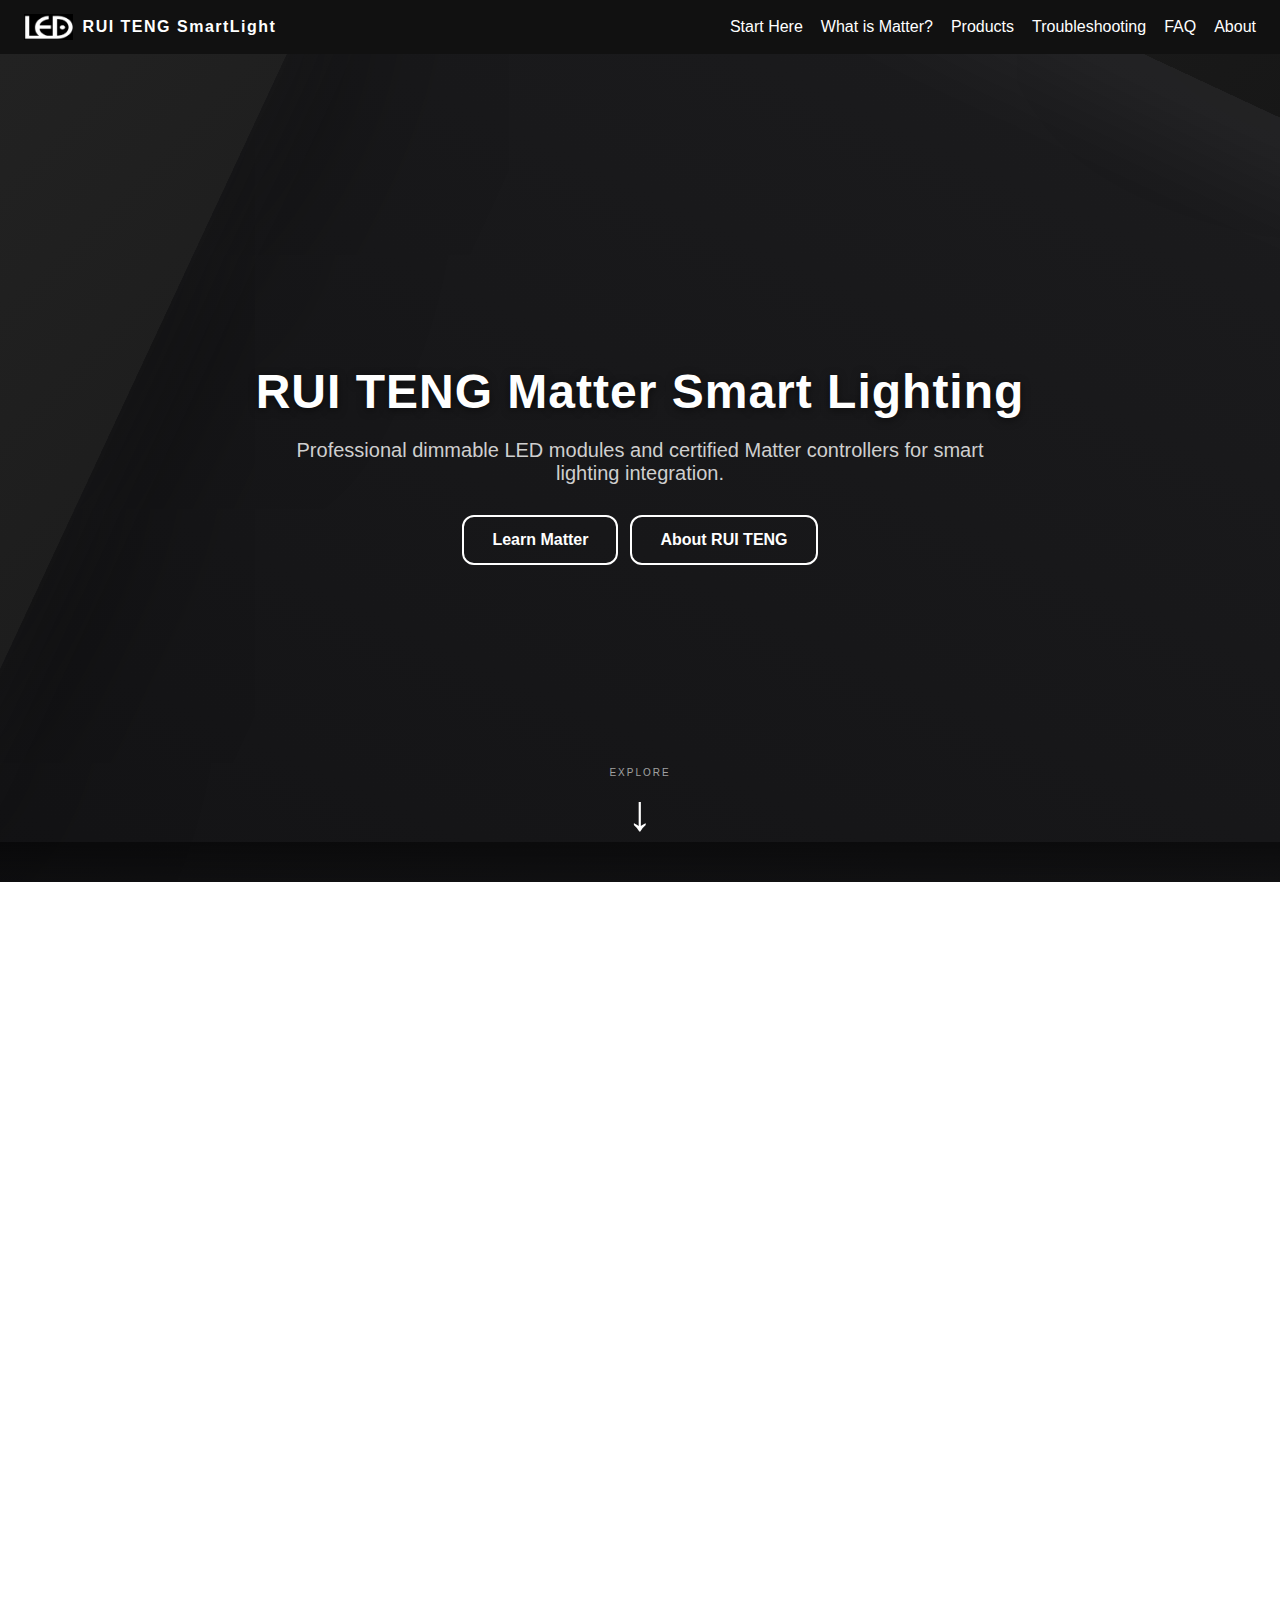
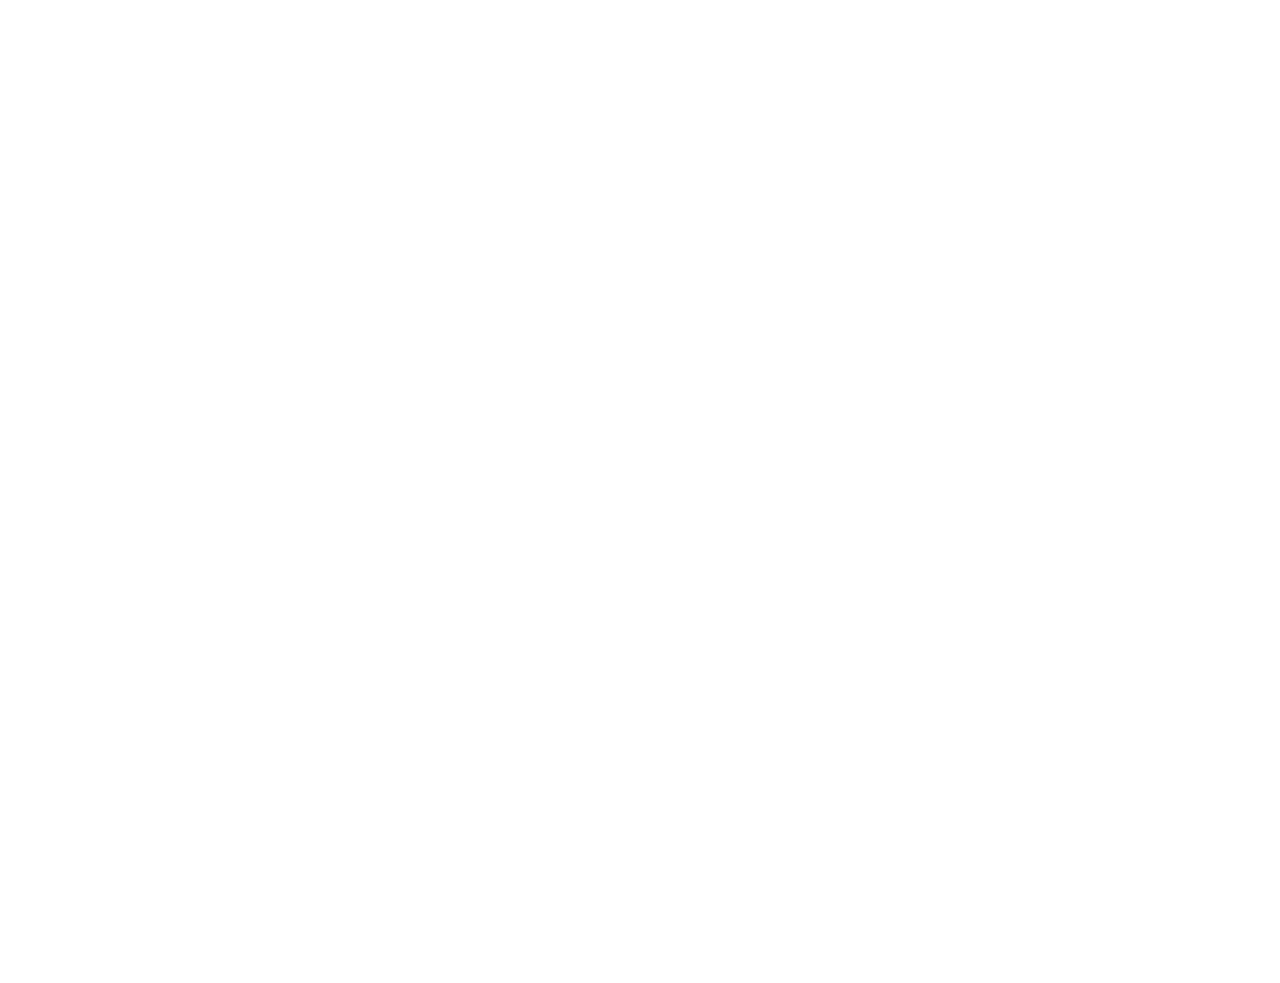
<file: index.html>
<!DOCTYPE html>
<html lang="en">
<head>
    <meta charset="UTF-8">
    <title>RUI TENG Smart Downlight Solutions</title>
    <link rel="stylesheet" href="css/style.css">
</head>

<body>

<header>
    <div class="logo">
        <img src="images/logo.png" alt="RUI TENG Logo">
        <span>RUI TENG SmartLight</span>
    </div>

    <nav>
        <ul>
            <li><a href="index.html">Start Here</a></li>
            <li><a href="matter.html">What is Matter?</a></li>
            <li><a href="products.html">Products</a></li>
            <li><a href="troubleshooting.html">Troubleshooting</a></li>
            <li><a href="faq.html">FAQ</a></li>
            <li><a href="about.html">About</a></li>


        </ul>
    </nav>
</header>






<!--
  這一段是 Home page 的主要內容（main）
  你只要把原本的 hero + 卡片那段換成這整段即可
-->

<main> <!-- # 網站主要內容區開始 -->

    <section class="hero">
        <div class="hero-content">
            <h1>RUI TENG Matter Smart Lighting</h1>
            <p>
                Professional dimmable LED modules and certified Matter controllers
                for smart lighting integration.
            </p>

            <div class="hero-buttons">
                <a class="btn primary" href="matter.html">Learn Matter</a>
                <a class="btn secondary" href="about.html">About RUI TENG</a>
            </div>
        </div>

        <div class="scroll-hint">
            <div class="scroll-text">Explore</div>
            <div class="scroll-arrow">↓</div>
        </div>

    </section>



    <section id="next-section" class="section">
    <!-- # 第二區：公司三大優勢（用卡片＋hover） -->
        <div class="container"> <!-- # 固定寬度容器 -->

            <h2 class="section-title">Why RUI TENG</h2> <!-- # 區塊標題 -->
            <p class="section-desc">Built for professional lighting projects and modern smart home ecosystems.</p> <!-- # 區塊描述 -->

            <div class="card-grid"> <!-- # 三欄卡片排列容器 -->

                <article class="card"> <!-- # 優勢卡片 1 -->
                    <h3>Platform-Agnostic</h3> <!-- # 卡片標題 -->
                    <p>Works across Apple Home, Google Home, Alexa and other Matter ecosystems. No platform lock-in.</p> <!-- # 卡片內容 -->
                    <a class="card-link" href="matter.html">Learn Matter →</a> <!-- # 卡片小連結（導去 Matter 介紹） -->
                </article> <!-- # 卡片 1 結束 -->

                <article class="card"> <!-- # 優勢卡片 2 -->
                    <h3>Certified Matter Manufacturer</h3> <!-- # 卡片標題 -->
                    <p>Taiwan’s first certified manufacturer for Matter Single CCT Dimmer and Matter Tunable White Dimmer.</p> <!-- # 卡片內容 -->
                    <a class="card-link" href="about.html#certified">See certifications →</a> <!-- # 導到 About 的認證段落（等等 CSS 不用動） -->
                </article> <!-- # 卡片 2 結束 -->

                <article class="card"> <!-- # 優勢卡片 3 -->
                    <h3>Quality Proven</h3> <!-- # 卡片標題 -->
                    <p>LM80 / TM-21 15,000-hour lifetime testing, SGS certified testing, and invention patents in the U.S. and Taiwan.</p> <!-- # 卡片內容 -->
                    <a class="card-link" href="about.html#quality">Quality assurance →</a> <!-- # 導到 About 的品質段落 -->
                </article> <!-- # 卡片 3 結束 -->

            </div> <!-- # card-grid 結束 -->

        </div> <!-- # container 結束 -->
    </section> <!-- # 第二區結束 -->


    <section class="section section-alt"> <!-- # 第三區：產品解決方案（更像 B2B 官網） -->
        <div class="container"> <!-- # 固定寬度容器 -->

            <h2 class="section-title">Product Solutions</h2> <!-- # 區塊標題 -->
            <p class="section-desc">Modular lighting systems designed for professional integration and scalable projects.</p> <!-- # 區塊描述 -->

            <div class="solution-grid"> <!-- # 三個解決方案卡片容器 -->

                <article class="solution"> <!-- # 解決方案 1 -->
                    <h3>Professional Recessed Lighting</h3> <!-- # 標題 -->
                    <p>Modular downlights and ultra-thin recessed systems for residential and commercial projects.</p> <!-- # 內容 -->
                </article> <!-- # 解決方案 1 結束 -->

                <article class="solution"> <!-- # 解決方案 2 -->
                    <h3>Track & Magnetic Systems</h3> <!-- # 標題 -->
                    <p>Flexible track lighting (2-wire / 4-wire) and magnetic rail systems for modern spaces.</p> <!-- # 內容 -->
                </article> <!-- # 解決方案 2 結束 -->

                <article class="solution"> <!-- # 解決方案 3 -->
                    <h3>Smart Controllers</h3> <!-- # 標題 -->
                    <p>Matter-enabled dimmers and controllers built for stable pairing and cross-platform control.</p> <!-- # 內容 -->
                </article> <!-- # 解決方案 3 結束 -->

            </div> <!-- # solution-grid 結束 -->

        </div> <!-- # container 結束 -->
    </section> <!-- # 第三區結束 -->


    <section class="section"> <!-- # 第四區：3 steps 流程條（讓網站像教學網站） -->
        <div class="container"> <!-- # 固定寬度容器 -->

            <h2 class="section-title">Start Here in 3 Steps</h2> <!-- # 區塊標題 -->
            <p class="section-desc">A simple setup flow — so you can pair your Matter light in minutes.</p> <!-- # 區塊描述 -->

            <div class="steps"> <!-- # 三步驟容器 -->

                <div class="step"> <!-- # Step 1 -->
                    <div class="step-badge">1</div> <!-- # 左側圓圈數字 -->
                    <div class="step-body"> <!-- # 右側文字 -->
                        <h3>Check requirements</h3> <!-- # Step 標題 -->
                        <p>Confirm Wi-Fi / Thread and whether a hub (border router) is needed.</p> <!-- # Step 內容 -->
                    </div> <!-- # step-body 結束 -->
                </div> <!-- # Step 1 結束 -->

                <div class="step"> <!-- # Step 2 -->
                    <div class="step-badge">2</div> <!-- # 左側圓圈數字 -->
                    <div class="step-body"> <!-- # 右側文字 -->
                        <h3>Pair device</h3> <!-- # Step 標題 -->
                        <p>Scan the QR code and add the device in your smart home app.</p> <!-- # Step 內容 -->
                    </div> <!-- # step-body 結束 -->
                </div> <!-- # Step 2 結束 -->

                <div class="step"> <!-- # Step 3 -->
                    <div class="step-badge">3</div> <!-- # 左側圓圈數字 -->
                    <div class="step-body"> <!-- # 右側文字 -->
                        <h3>Control & automations</h3> <!-- # Step 標題 -->
                        <p>Control brightness/color and set scenes or schedules.</p> <!-- # Step 內容 -->
                    </div> <!-- # step-body 結束 -->
                </div> <!-- # Step 3 結束 -->

            </div> <!-- # steps 結束 -->



        </div> <!-- # container 結束 -->
    </section> <!-- # 第四區結束 -->

</main> <!-- # main 結束 -->


<footer class="footer">
    <p>© 2026 RUI TENG OPTO TECHNOLOGY CO., LTD. Designed & Built by Tzu-Ying Chang.</p>
</footer>


<script src="js/main.js"></script>
</body>
</html>
</file>
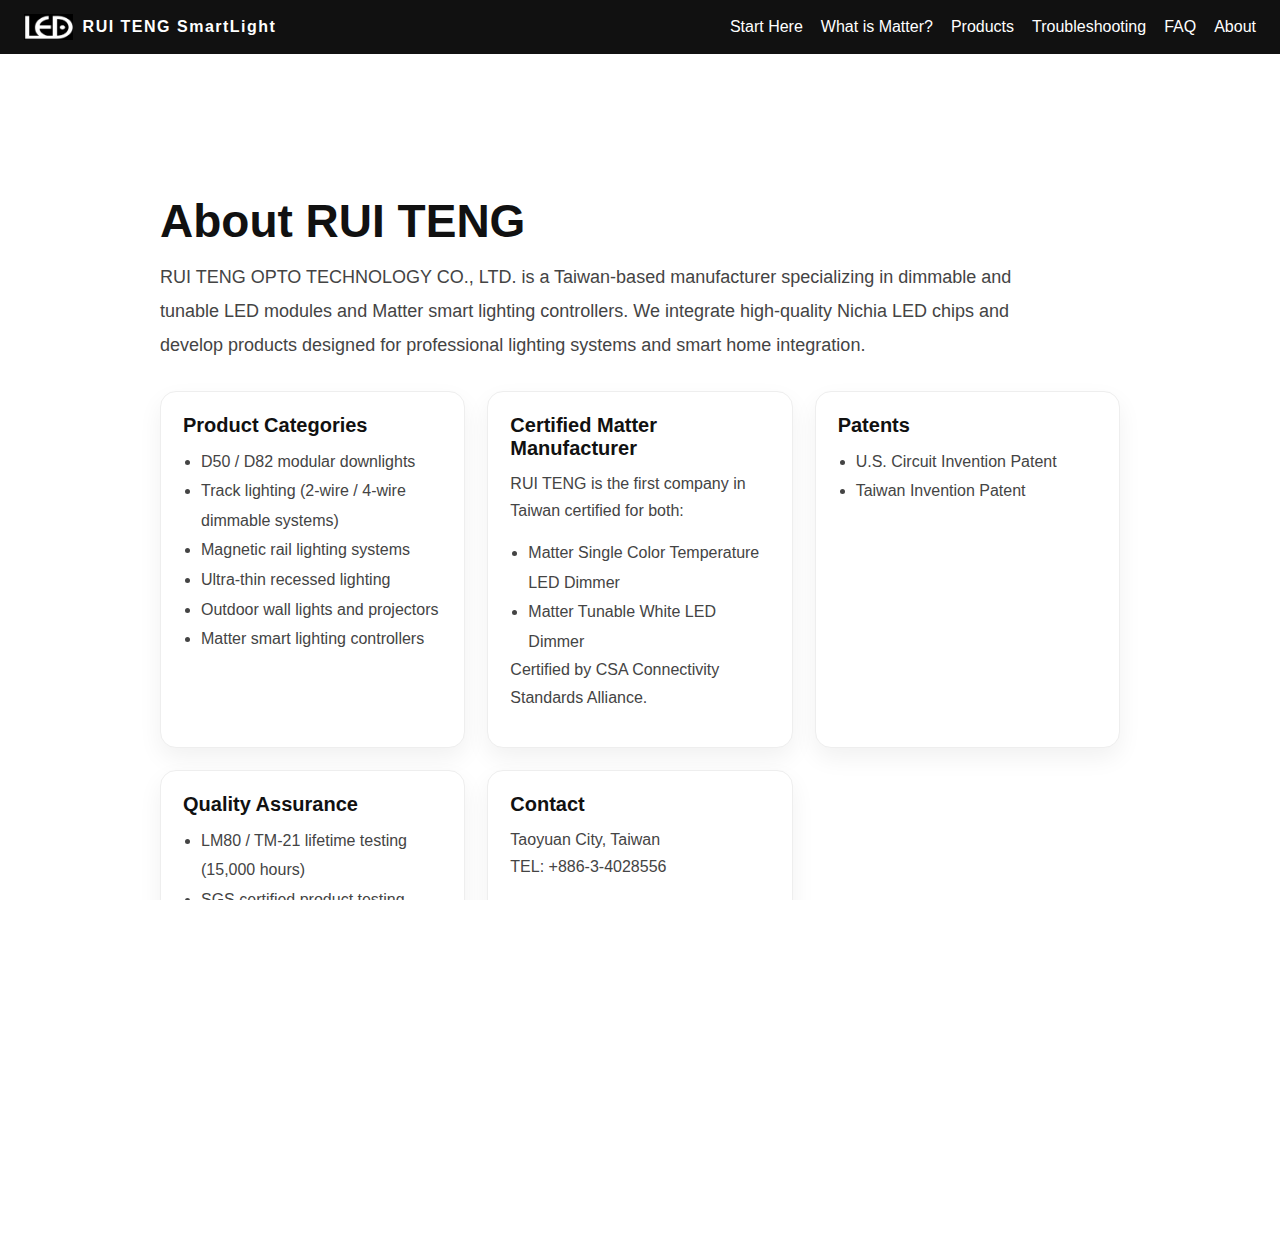
<file: about.html>
<!DOCTYPE html>
<html lang="en">
<head>
    <meta charset="UTF-8">
    <title>About</title>
    <link rel="stylesheet" href="css/style.css">
</head>
<body>

<header>
    <div class="logo">
        <img src="images/logo.png" alt="RUI TENG Logo">
        <span>RUI TENG SmartLight</span>
    </div>
    <nav>
        <ul>
            <li><a href="index.html">Start Here</a></li>
            <li><a href="matter.html">What is Matter?</a></li>
            <li><a href="products.html">Products</a></li>
            <li><a href="troubleshooting.html">Troubleshooting</a></li>
            <li><a href="faq.html">FAQ</a></li>
            <li><a href="about.html">About</a></li>
        </ul>
    </nav>
</header>

<main class="content about-page">

    <section class="about-hero">
        <h2>About RUI TENG</h2>
        <p class="lead">
            RUI TENG OPTO TECHNOLOGY CO., LTD. is a Taiwan-based manufacturer specializing in dimmable and tunable LED modules
            and Matter smart lighting controllers. We integrate high-quality Nichia LED chips and develop products designed
            for professional lighting systems and smart home integration.
        </p>
    </section>

    <section class="card-grid">
        <article class="card">
            <h3>Product Categories</h3>
            <ul>
                <li>D50 / D82 modular downlights</li>
                <li>Track lighting (2-wire / 4-wire dimmable systems)</li>
                <li>Magnetic rail lighting systems</li>
                <li>Ultra-thin recessed lighting</li>
                <li>Outdoor wall lights and projectors</li>
                <li>Matter smart lighting controllers</li>
            </ul>
        </article>

        <article class="card">
            <h3>Certified Matter Manufacturer</h3>
            <p>RUI TENG is the first company in Taiwan certified for both:</p>
            <ul>
                <li>Matter Single Color Temperature LED Dimmer</li>
                <li>Matter Tunable White LED Dimmer</li>
            </ul>
            <p class="muted">Certified by CSA Connectivity Standards Alliance.</p>
        </article>

        <article class="card">
            <h3>Patents</h3>
            <ul>
                <li>U.S. Circuit Invention Patent</li>
                <li>Taiwan Invention Patent</li>
            </ul>
        </article>

        <article class="card">
            <h3>Quality Assurance</h3>
            <ul>
                <li>LM80 / TM-21 lifetime testing (15,000 hours)</li>
                <li>SGS certified product testing</li>
                <li>Taiwan’s only 15,000-hour LED module lifetime certification</li>
            </ul>
        </article>

        <article class="card">
            <h3>Contact</h3>
            <p>Taoyuan City, Taiwan<br>TEL: +886-3-4028556</p>
        </article>
    </section>

</main>





<footer class="footer">
    <p>© 2026 RUI TENG OPTO TECHNOLOGY CO., LTD. Designed & Built by Tzu-Ying Chang.</p>
</footer>


<script src="js/main.js"></script>


</body>
</html>
</file>
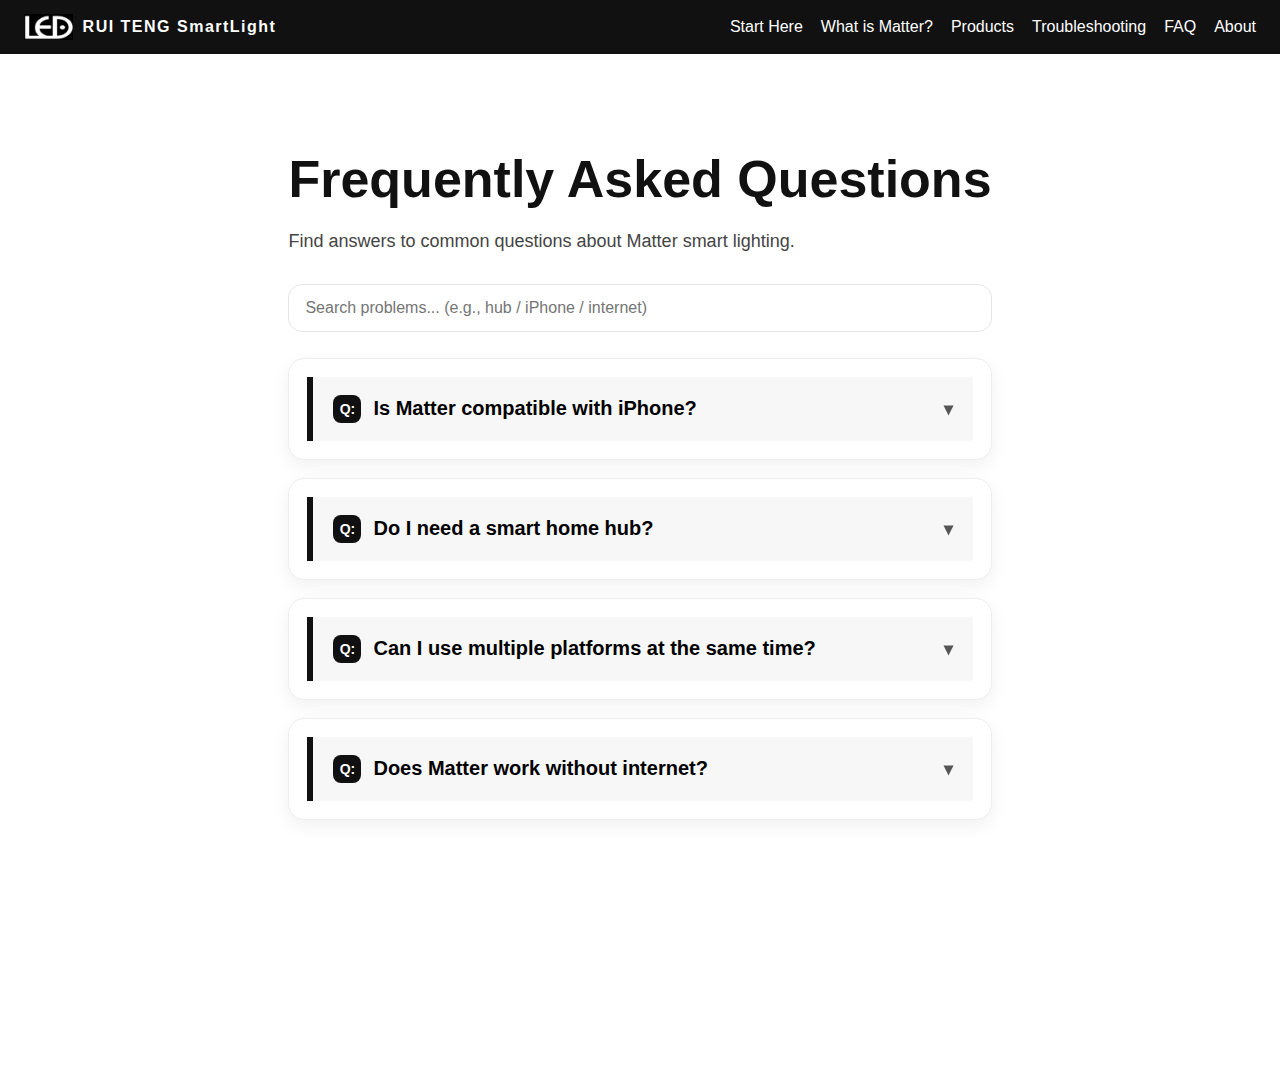
<file: faq.html>
<!DOCTYPE html>
<html lang="en">
<head>
    <meta charset="UTF-8">
    <title>FAQ - Matter Lighting Guide</title>
    <link rel="stylesheet" href="css/style.css">
</head>

<body>

<!-- ===== Header ===== -->
<header>
    <div class="logo">
        <img src="images/logo.png" alt="RUI TENG Logo">
        <span>RUI TENG SmartLight</span>
    </div>
    <nav>
        <ul>
            <li><a href="index.html">Start Here</a></li>
            <li><a href="matter.html">What is Matter?</a></li>
            <li><a href="products.html">Products</a></li>
            <li><a href="troubleshooting.html">Troubleshooting</a></li>
            <li><a href="faq.html">FAQ</a></li>
            <li><a href="about.html">About</a></li>
        </ul>
    </nav>
</header>


<!-- ===== FAQ Section ===== -->
<section class="faq-section">

    <h1>Frequently Asked Questions</h1>
    <p class="faq-intro">
        Find answers to common questions about Matter smart lighting.
    </p>

    <div class="faq-search">
        <input
                type="text"
                id="faqSearch"
                placeholder="Search problems... (e.g., hub / iPhone / internet)"
        />
    </div>


    <!-- FAQ Item 1 -->
    <div class="faq-item">
        <button class="faq-question" type="button">
           <span class="faq-q-left">
              <span class="tag tag-q">Q:</span>
              <span class="faq-q-text">Is Matter compatible with iPhone?</span>
            </span>
            <span class="faq-icon">▾</span>
        </button>

        <div class="faq-answer" hidden>
            <p>
                Yes. Matter works with Apple Home on iOS 16 and later.
                Make sure your device is updated to the latest version.
            </p>
        </div>
    </div>

    <!-- FAQ Item 2 -->
    <div class="faq-item">
        <button class="faq-question" type="button">
           <span class="faq-q-left">
              <span class="tag tag-q">Q:</span>
              <span class="faq-q-text">Do I need a smart home hub?</span>
            </span>
            <span class="faq-icon">▾</span>
        </button>

        <div class="faq-answer" hidden>
            <p>
                Some setups may require a compatible hub such as
                Apple HomePod, Google Nest Hub, or Amazon Echo.
            </p>
        </div>
    </div>

    <!-- FAQ Item 3 -->
    <div class="faq-item">
        <button class="faq-question" type="button">
           <span class="faq-q-left">
              <span class="tag tag-q">Q:</span>
              <span class="faq-q-text">Can I use multiple platforms at the same time?</span>
            </span>
            <span class="faq-icon">▾</span>
        </button>
        <div class="faq-answer" hidden>
            <p>
                Yes. Matter supports multi-admin,
                meaning multiple ecosystems can control the same device.
            </p>
        </div>
    </div>

    <!-- FAQ Item 4 -->
    <div class="faq-item">
        <button class="faq-question" type="button">
           <span class="faq-q-left">
              <span class="tag tag-q">Q:</span>
              <span class="faq-q-text">Does Matter work without internet?</span>
            </span>
            <span class="faq-icon">▾</span>
        </button>
        <div class="faq-answer" hidden>
            <p>
                Yes. Matter supports local network control,
                so devices can work even if your internet is down.
            </p>
        </div>
    </div>

</section>


<!-- ===== Footer ===== -->
<footer class="footer">
    <p>© 2026 RUI TENG OPTO TECHNOLOGY CO., LTD. Designed & Built by Tzu-Ying Chang.</p>
</footer>


<script src="js/main.js"></script>

</body>
</html>
</file>
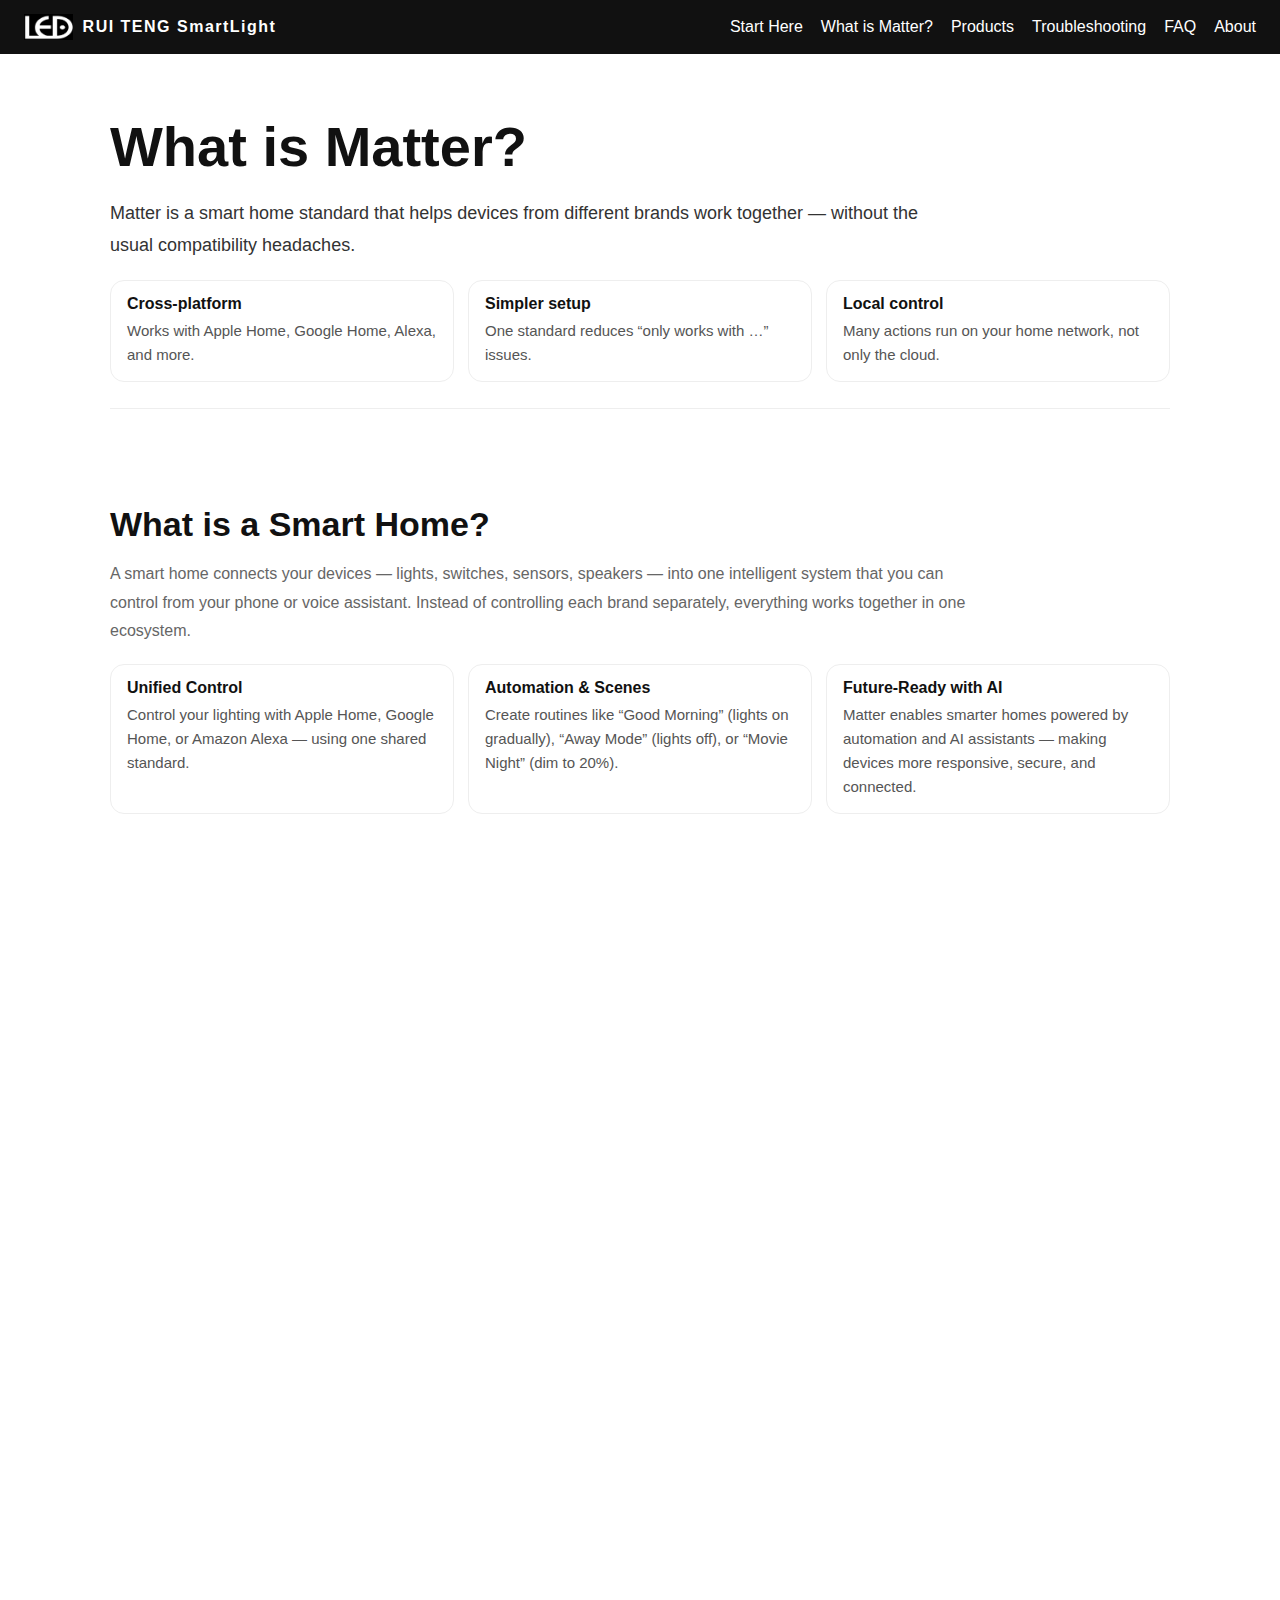
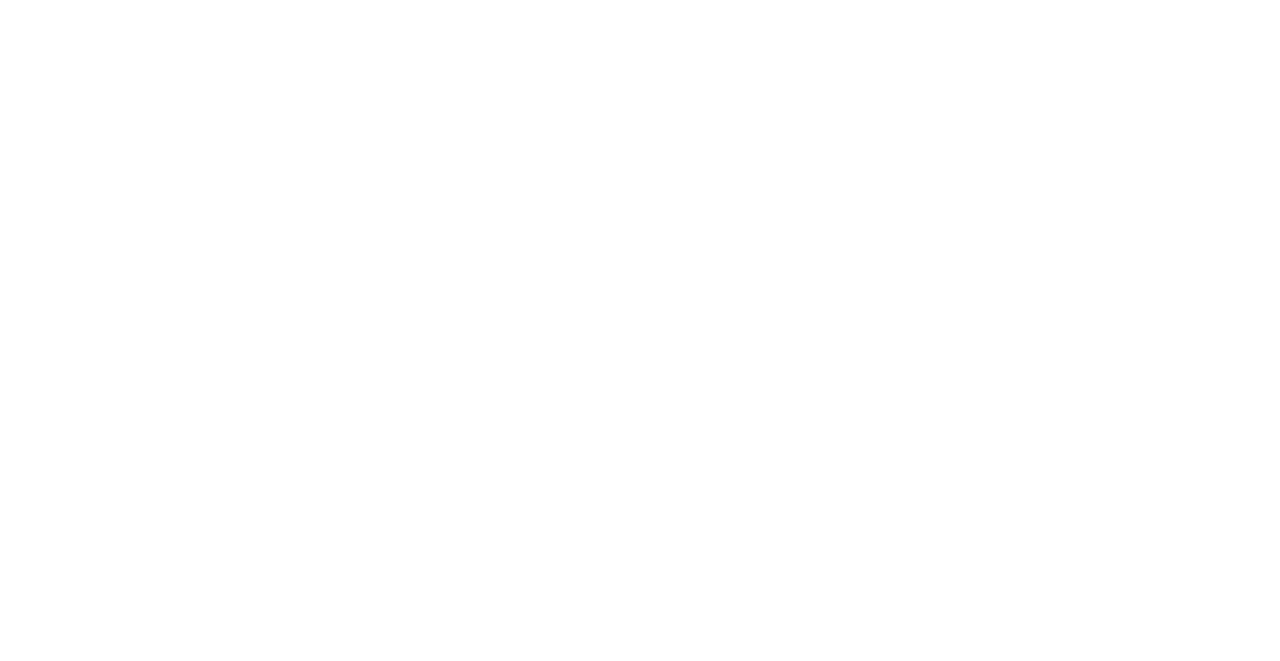
<file: matter.html>
<!DOCTYPE html>
<html lang="en">
<head>
    <meta charset="UTF-8" />
    <meta name="viewport" content="width=device-width, initial-scale=1"/>
    <title>What is Matter?</title>
    <link rel="stylesheet" href="css/style.css" />
</head>

<body>
<header>
    <div class="logo">
        <img src="images/logo.png" alt="RUI TENG Logo">
        <span>RUI TENG SmartLight</span>
    </div>
    <nav>
        <ul>
            <li><a href="index.html">Start Here</a></li>
            <li><a href="matter.html">What is Matter?</a></li>
            <li><a href="products.html">Products</a></li>
            <li><a href="troubleshooting.html">Troubleshooting</a></li>
            <li><a href="faq.html">FAQ</a></li>
            <li><a href="about.html">About</a></li>
        </ul>
    </nav>
</header>

<main class="page">
    <section class="container">
        <!-- Hero -->
        <div class="hero-doc">
            <h1>What is Matter?</h1>
            <p class="lead">
                Matter is a smart home standard that helps devices from different brands work together —
                without the usual compatibility headaches.
            </p>

            <div class="keypoints">
                <div class="kp">
                    <div class="kp-title">Cross-platform</div>
                    <div class="kp-text">Works with Apple Home, Google Home, Alexa, and more.</div>
                </div>
                <div class="kp">
                    <div class="kp-title">Simpler setup</div>
                    <div class="kp-text">One standard reduces “only works with …” issues.</div>
                </div>
                <div class="kp">
                    <div class="kp-title">Local control</div>
                    <div class="kp-text">Many actions run on your home network, not only the cloud.</div>
                </div>
            </div>
        </div>


        <hr class="sep" />

        <!-- Smart Home -->
        <section class="section">
            <h2>What is a Smart Home?</h2>
            <p class="muted">
                A smart home connects your devices — lights, switches, sensors, speakers — into one intelligent system
                that you can control from your phone or voice assistant.
                Instead of controlling each brand separately, everything works together in one ecosystem.
            </p>

            <div class="keypoints">
                <div class="kp">
                    <div class="kp-title">Unified Control</div>
                    <div class="kp-text">
                        Control your lighting with Apple Home, Google Home, or Amazon Alexa — using one shared standard.
                    </div>
                </div>

                <div class="kp">
                    <div class="kp-title">Automation & Scenes</div>
                    <div class="kp-text">
                        Create routines like “Good Morning” (lights on gradually), “Away Mode” (lights off), or “Movie Night” (dim to 20%).
                    </div>
                </div>

                <div class="kp">
                    <div class="kp-title">Future-Ready with AI</div>
                    <div class="kp-text">
                        Matter enables smarter homes powered by automation and AI assistants — making devices more responsive, secure, and connected.
                    </div>
                </div>
            </div>
        </section>

        <hr class="sep" />



        <hr class="sep" />

        <!-- Compare -->
        <section class="section">
            <h2>Matter over Wi-Fi vs Matter over Thread</h2>
            <p class="muted">
                Matter can run over different transports. For smart lighting, Wi-Fi is common, and Thread is popular for low-power mesh devices.
            </p>

            <div class="compare">
                <div class="compare-col">
                    <h3>Wi-Fi</h3>
                    <ul>
                        <li>Easy to connect (uses your router)</li>
                        <li>Depends more on Wi-Fi coverage</li>
                        <li>Great for plugs, bulbs with Wi-Fi built in</li>
                    </ul>
                </div>

                <div class="compare-col">
                    <h3>Thread</h3>
                    <ul>
                        <li>Low-power mesh network (stable & reliable)</li>
                        <li>Great for lighting & sensors</li>
                        <li>Often needs a Border Router for Thread ↔ Wi-Fi</li>
                    </ul>
                </div>
            </div>

            <div class="callout">
                <div class="callout-title">Do I need a hub / Border Router?</div>
                <p class="callout-text">
                    If your device uses <strong>Thread</strong>, you typically need a <strong>Border Router</strong>
                    (a hub that bridges Thread and your home network). Examples: HomePod mini, Nest Hub (model dependent).
                </p>
            </div>
        </section>

        <hr class="sep" />

        <!-- Flow -->
        <section class="section">
            <h2>How the ecosystem connects</h2>
            <p class="muted">
                Think of Matter as the “common language” between your phone app and devices on your home network.
            </p>

            <ol class="steps">
                <li>
                    <span class="step-title">Your phone app</span>
                    <span class="step-text">Apple Home / Google Home / Alexa sends commands.</span>
                </li>
                <li>
                    <span class="step-title">Your home network</span>
                    <span class="step-text">Commands travel via Wi-Fi or Thread.</span>
                </li>
                <li>
                    <span class="step-title">Border Router (if Thread)</span>
                    <span class="step-text">Helps Thread devices join and communicate reliably.</span>
                </li>
                <li>
                    <span class="step-title">Your devices</span>
                    <span class="step-text">Bulbs / switches / sensors respond locally.</span>
                </li>
            </ol>
        </section>
    </section>
</main>

<footer class="footer">
    <p>© 2026 RUI TENG OPTO TECHNOLOGY CO., LTD. Designed & Built by Tzu-Ying Chang.</p>
</footer>
</body>
</html>
</file>
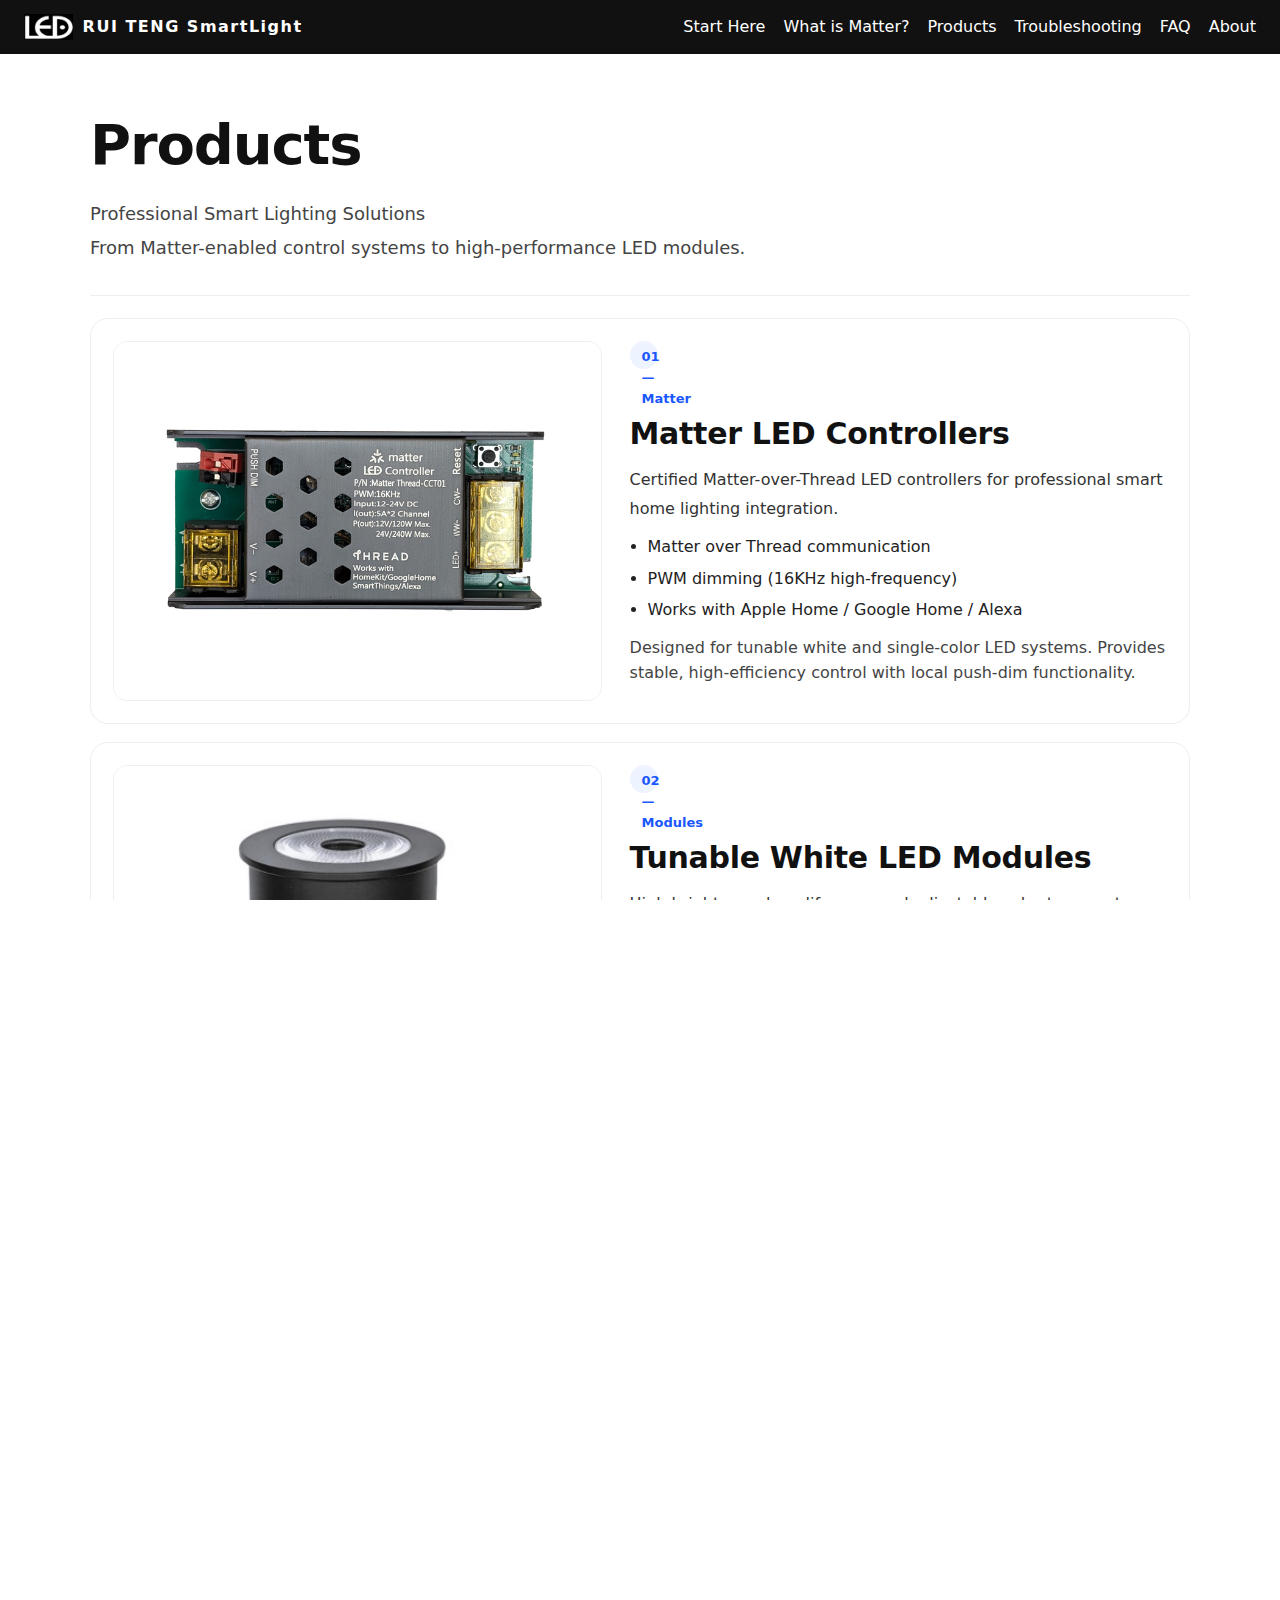
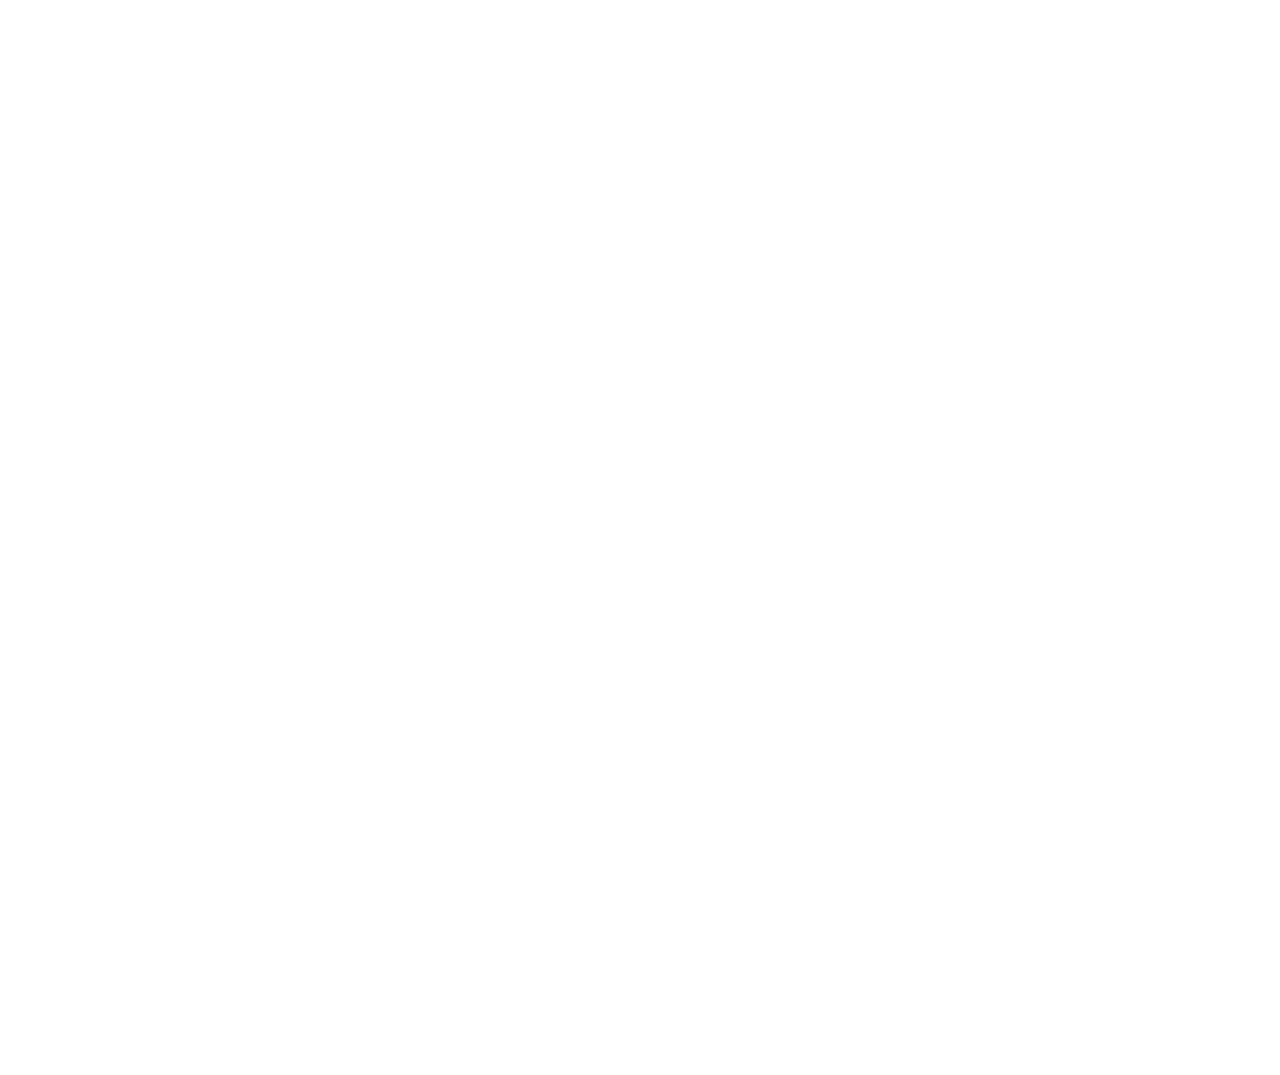
<file: products.html>
<!DOCTYPE html>
<html lang="en">
<head>
    <meta charset="UTF-8">
    <meta name="viewport" content="width=device-width, initial-scale=1" />
    <title>Products</title>
    <link rel="stylesheet" href="css/style.css">
</head>
<body>

<header>
    <div class="logo">
        <img src="images/logo.png" alt="RUI TENG Logo">
        <span>RUI TENG SmartLight</span>
    </div>
    <nav>
        <ul>
            <li><a href="index.html">Start Here</a></li>
            <li><a href="matter.html">What is Matter?</a></li>
            <li><a href="products.html">Products</a></li>
            <li><a href="troubleshooting.html">Troubleshooting</a></li>
            <li><a href="faq.html">FAQ</a></li>
            <li><a href="about.html">About</a></li>
        </ul>
    </nav>
</header>




<style>
    /* # 讓所有元素的寬高計算更直覺（含 padding / border） */
    * { box-sizing: border-box; }

    /* # 全站基本字體與背景 */
    body {
        margin: 0; /* # 去掉瀏覽器預設外距 */
        font-family: system-ui, -apple-system, "Segoe UI", Roboto, Arial, "Noto Sans", sans-serif; /* # 常用乾淨字體 */
        color: #111; /* # 主要文字顏色 */
        background: #fff; /* # 背景白 */
        line-height: 1.6; /* # 行距好閱讀 */
    }

    /* # 容器：讓內容不要貼到螢幕邊緣，並限制最大寬度 */
    .container {
        width: min(1100px, 92vw); /* # 最大 1100px，否則用螢幕寬 92% */
        margin: 0 auto; /* # 水平置中 */
        padding: 28px 0; /* # 上下留白 */
    }

    /* # 頁面標題區（Products 那一段） */
    .page-head {
        padding: 18px 0 10px; /* # 上下留白 */
    }

    .page-head h1 {
        margin: 0 0 10px; /* # 下方留白 */
        font-size: clamp(34px, 5vw, 56px); /* # 字體會依螢幕大小自動縮放 */
        letter-spacing: -0.02em; /* # 微微緊縮更現代 */
    }

    .page-head .subtitle {
        margin: 0; /* # 去掉預設外距 */
        color: #444; /* # 副標題淡一點 */
        font-size: 18px; /* # 副標題字級 */
        max-width: 70ch; /* # 控制行長，避免太寬難讀 */
    }

    .page-head .subtitle + .subtitle {
        margin-top: 6px; /* # 第二行副標題跟上一行留點距離 */
    }

    /* # 區隔線 */
    .sep {
        border: 0; /* # 去掉預設邊框 */
        border-top: 1px solid #eee; /* # 淺灰線 */
        margin: 22px 0; /* # 上下留白 */
    }

    /* # 單一產品區塊：卡片感 */
    .product {
        display: grid; /* # 用 grid 排版 */
        grid-template-columns: 1fr 1.1fr; /* # 左圖右文：右邊稍微大一點 */
        gap: 28px; /* # 左右間距 */
        padding: 22px; /* # 內距 */
        border: 1px solid #eee; /* # 卡片邊框 */
        border-radius: 18px; /* # 圓角 */
        background: #fff; /* # 白底 */
    }

    /* # 產品上方小標籤（01 / 02 / 03...） */
    .tag {
        display: inline-block; /* # 讓它像膠囊一樣 */
        padding: 6px 12px; /* # 內距 */
        border-radius: 999px; /* # 膠囊形 */
        background: #eef4ff; /* # 淺藍底 */
        color: #1b57ff; /* # 藍色字 */
        font-weight: 700; /* # 粗體 */
        font-size: 13px; /* # 小字 */
        margin-bottom: 12px; /* # 跟標題留距離 */
    }

    /* # 產品標題 */
    .product h2 {
        margin: 0 0 8px; /* # 下方留白 */
        font-size: clamp(22px, 3.2vw, 30px); /* # 隨螢幕縮放 */
        letter-spacing: -0.01em; /* # 更現代 */
    }

    /* # 一句話定位（Lead line） */
    .lead {
        margin: 0 0 10px; /* # 下方留白 */
        color: #333; /* # 文字比內文深一些 */
        font-size: 16px; /* # 字級 */
    }

    /* # 三點重點列表 */
    .bullets {
        margin: 0 0 12px; /* # 下方留白 */
        padding-left: 18px; /* # 預留圓點位置 */
        color: #222; /* # 列表文字顏色 */
    }

    .bullets li {
        margin: 6px 0; /* # 每行之間留白 */
    }

    /* # 簡短說明（Description） */
    .desc {
        margin: 0; /* # 去掉外距 */
        color: #444; /* # 內文淡一點 */
    }

    /* # 產品圖片區：保持比例、圓角、不要變形 */
    .product-media {
        width: 100%; /* # 撐滿欄位 */
        aspect-ratio: 4 / 3; /* # 讓圖片容器維持固定比例 */
        border-radius: 14px; /* # 圓角 */
        overflow: hidden; /* # 超出範圍就裁切 */
        background: #f6f6f6; /* # 圖片還沒載入時的底色 */
        border: 1px solid #eee; /* # 邊框 */
    }

    .product-media img {
        width: 100%; /* # 圖片寬撐滿 */
        height: 100%; /* # 圖片高撐滿 */
        object-fit: cover; /* # 重要：自動裁切填滿，不會變形 */
        display: block; /* # 去掉圖片底部空白 */
    }

    /* # 讓每個產品區塊之間有距離 */
    .product + .product {
        margin-top: 18px; /* # 下一張卡片往下留白 */
    }

    /* # 手機版：改成上下排列 */
    @media (max-width: 820px) {
        .product {
            grid-template-columns: 1fr; /* # 一欄：先圖後文 */
        }

        .product-media {
            aspect-ratio: 16 / 10; /* # 手機上用更寬的比例好看 */
        }
    }



    .nav {
        width: min(1100px, 92vw); /* # 跟 container 同寬 */
        margin: 0 auto; /* # 置中 */
        display: flex; /* # 左右排列 */
        align-items: center; /* # 垂直置中 */
        justify-content: space-between; /* # 左右推開 */
        gap: 16px; /* # 間距 */
    }

    .brand {
        font-weight: 800; /* # 粗體 */
        letter-spacing: 0.02em; /* # 字距 */
    }

    .nav a {
        color: #fff; /* # 白字 */
        text-decoration: none; /* # 去掉底線 */
        opacity: 0.9; /* # 稍微透明 */
        margin-left: 14px; /* # 每個連結距離 */
        font-weight: 600; /* # 半粗 */
    }

    .nav a:hover {
        opacity: 1; /* # 滑過變清楚 */
        text-decoration: underline; /* # 滑過顯示底線 */
    }
</style>
</head>

<body>
<!-- # 你如果有共用 navbar，這段可以換成你的 -->


<main>
    <section class="container">
        <!-- # 1️⃣ 頁面開頭 -->
        <div class="page-head">
            <h1>Products</h1>
            <p class="subtitle">Professional Smart Lighting Solutions</p>
            <p class="subtitle">From Matter-enabled control systems to high-performance LED modules.</p>
        </div>

        <hr class="sep" />

        <!-- # 2️⃣ 產品區塊 01 -->
        <article class="product">
            <!-- # 左邊：圖片 -->
            <div class="product-media">
                <!-- # TODO：把圖片路徑換成你的檔案（例如 images/matter-controller.jpg） -->
                <img src="images/matter-controller.jpg" alt="Matter LED Controllers" />
            </div>

            <!-- # 右邊：文字 -->
            <div class="product-body">
                <span class="tag">01 — Matter</span> <!-- # 小標籤 -->
                <h2>Matter LED Controllers</h2> <!-- # 標題 -->
                <p class="lead">Certified Matter-over-Thread LED controllers for professional smart home lighting integration.</p> <!-- # 一句話定位 -->

                <ul class="bullets">
                    <li>Matter over Thread communication</li>
                    <li>PWM dimming (16KHz high-frequency)</li>
                    <li>Works with Apple Home / Google Home / Alexa</li>
                </ul>

                <p class="desc">
                    Designed for tunable white and single-color LED systems.
                    Provides stable, high-efficiency control with local push-dim functionality.
                </p>
            </div>
        </article>



        <!-- # 產品區塊 02 -->
        <article class="product">
            <div class="product-media">
                <img src="images/led-modules.jpg" alt="Tunable White LED Modules" />
            </div>

            <div class="product-body">
                <span class="tag">02 — Modules</span>
                <h2>Tunable White LED Modules </h2>
                <p class="lead">High brightness, long lifespan, and adjustable color temperature.</p>

                <ul class="bullets">
                    <li>Available in multiple diameters</li>
                    <li>High efficiency &amp; accurate CCT control</li>
                    <li>Ideal for retail, showroom, residential upgrade</li>
                </ul>

                <p class="desc">
                    Flexible installation with improved brightness and lifespan compared to traditional halogen solutions.
                </p>
            </div>
        </article>

        <!-- # 產品區塊 03 -->
        <article class="product">
            <div class="product-media">
                <img src="images/triac-ac-driver.jpg" alt="Triac AC Dimming Drivers" />
            </div>

            <div class="product-body">
                <span class="tag">03 — Driver</span>
                <h2>Triac AC Dimming Drivers</h2>
                <p class="lead">Reliable AC phase-cut dimming LED drivers.</p>

                <ul class="bullets">
                    <li>Smooth dimming performance</li>
                    <li>Low flicker &amp; high compatibility</li>
                    <li>Available in 16W / 24W / 40W / 75W / 100W / 240W</li>
                </ul>

                <p class="desc">
                    Designed for compatibility with common wall dimmers for residential and commercial projects.
                </p>
            </div>
        </article>

        <!-- # 產品區塊 04 -->
        <article class="product">
            <div class="product-media">
                <img src="images/outdoor.png" alt="Compact Outdoor Power Supplies" />
            </div>

            <div class="product-body">
                <span class="tag">04 — Outdoor</span>
                <h2>Compact Outdoor Power Supplies</h2>
                <p class="lead">IP-rated compact switching power supplies for outdoor lighting.</p>

                <ul class="bullets">
                    <li>IP66 / waterproof design</li>
                    <li>Stable DC output</li>
                    <li>Small footprint</li>
                </ul>

                <p class="desc">
                    Perfect for landscape lighting, façade lighting, and architectural installations.
                </p>
            </div>
        </article>

        <!-- # 產品區塊 05 -->
        <article class="product">
            <div class="product-media">
                <img src="images/outdoorstripe.jpg" alt="IP67 LED Strip Lights" />
            </div>

            <div class="product-body">
                <span class="tag">05 — Strip</span>
                <h2>IP67 LED Strip Lights</h2>
                <p class="lead">Waterproof LED strips for indoor &amp; outdoor applications.</p>

                <ul class="bullets">
                    <li>IP67 protection</li>
                    <li>Single color / Tunable white</li>
                    <li>Flexible &amp; easy installation</li>
                </ul>

                <p class="desc">
                    Ideal for architectural accents, pools, gardens, and industrial environments.
                </p>
            </div>
        </article>

        <hr class="sep" />
        <!-- # 你也可以在這裡加一個 CTA（例如 Contact / Download catalog） -->
        <!-- <p class="muted">Need specifications or project support? Contact us.</p> -->
    </section>
</main>


<footer class="footer">
    <p>© 2026 RUI TENG OPTO TECHNOLOGY CO., LTD. Designed & Built by Tzu-Ying Chang.</p>
</footer>


<script src="js/main.js"></script>

</body>
</html>
</file>
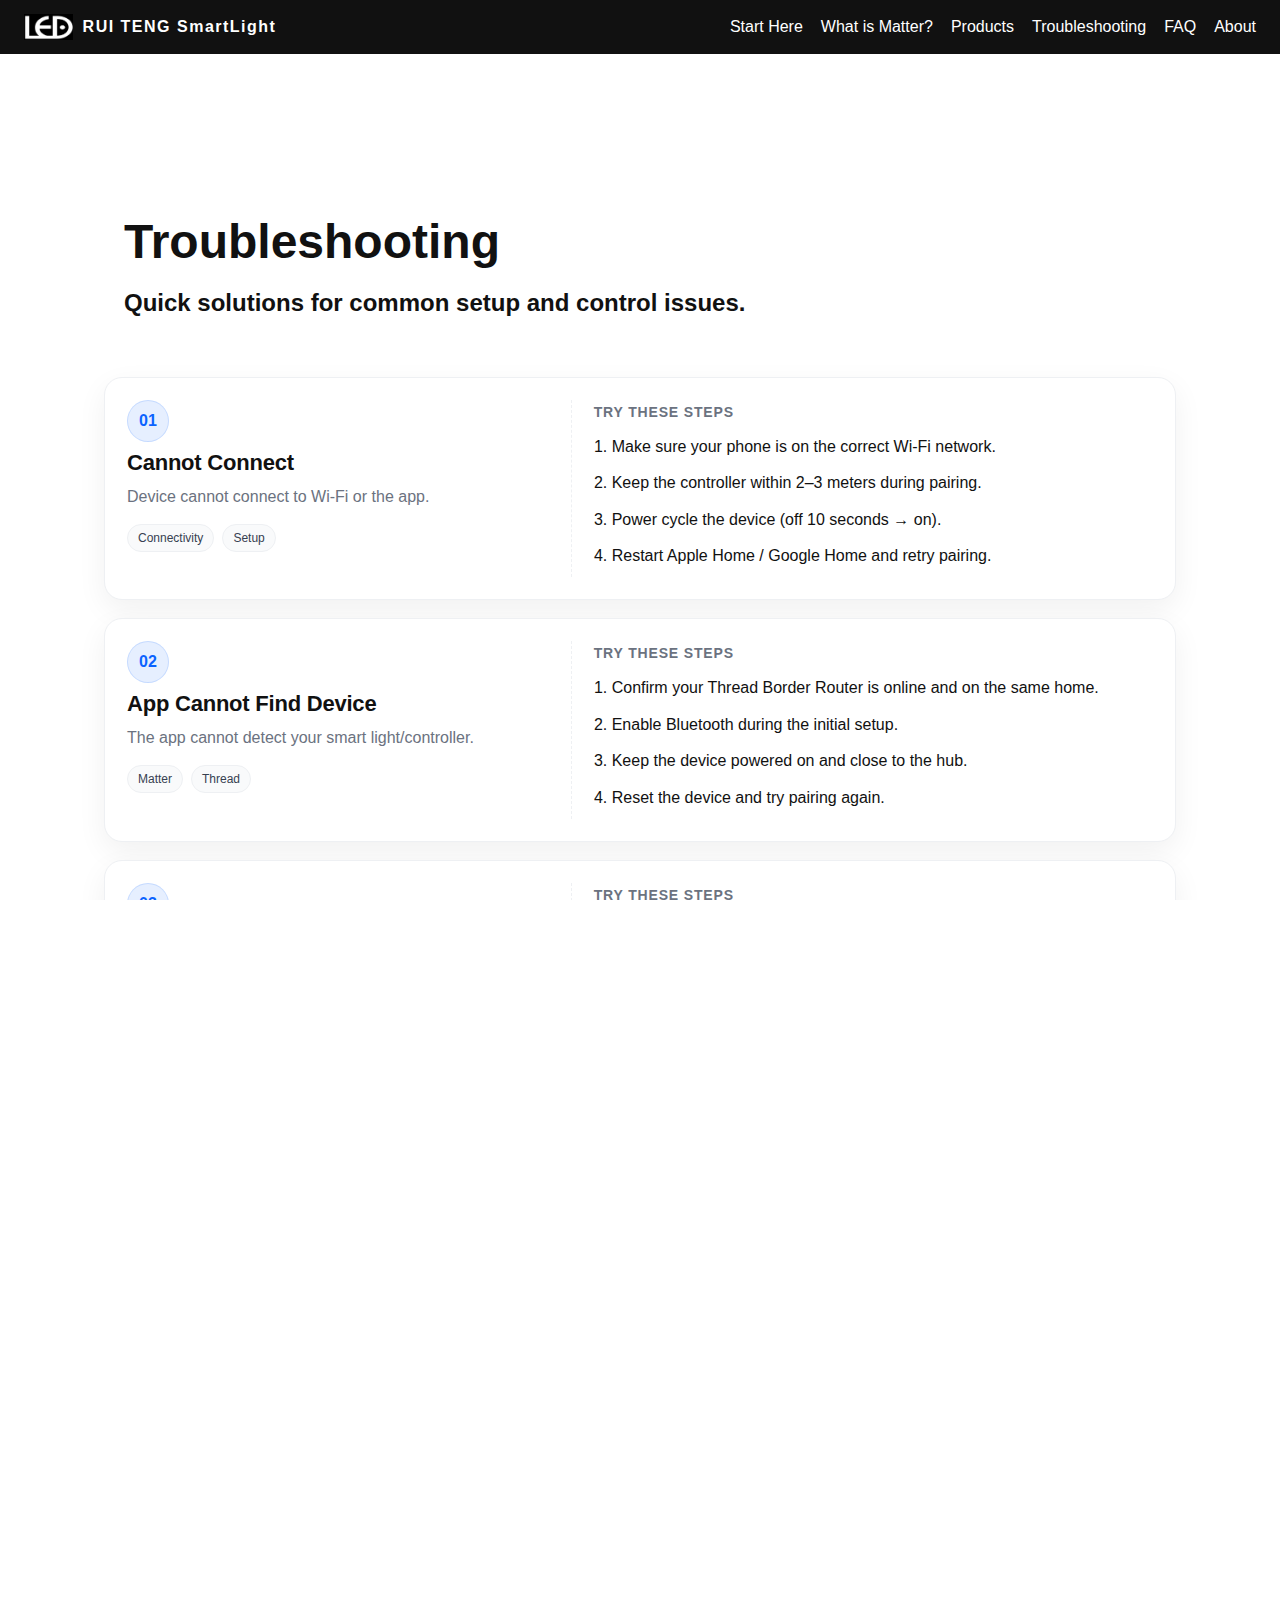
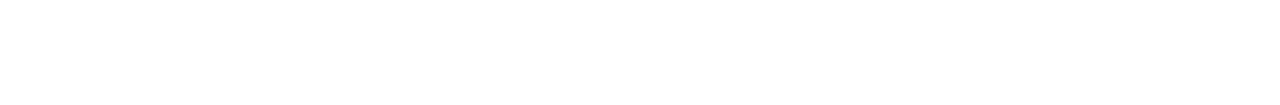
<file: troubleshooting.html>
<!DOCTYPE html>
<html lang="en">
<head>
    <meta charset="UTF-8">
    <title>Troubleshooting</title>
    <link rel="stylesheet" href="css/style.css">
</head>

<body>

<header>
    <div class="logo">
        <img src="images/logo.png" alt="RUI TENG Logo">
        <span>RUI TENG SmartLight</span>
    </div>
    <nav>
        <ul>
            <li><a href="index.html">Start Here</a></li>
            <li><a href="matter.html">What is Matter?</a></li>
            <li><a href="products.html">Products</a></li>
            <li><a href="troubleshooting.html">Troubleshooting</a></li>
            <li><a href="faq.html">FAQ</a></li>
            <li><a href="about.html">About</a></li>
        </ul>
    </nav>
</header>


<main class="support-page">
    <section class="page-header">
        <h1>Troubleshooting</h1>
        <h2>Quick solutions for common setup and control issues.</h2>
    </section>


    <section class="support-list">

        <!-- 01 -->
        <article class="support-card">
            <div class="support-left">
                <div class="support-badge">01</div>
                <h2>Cannot Connect</h2>
                <p class="support-desc">Device cannot connect to Wi-Fi or the app.</p>

                <div class="support-meta">
                    <span class="meta-pill">Connectivity</span>
                    <span class="meta-pill">Setup</span>
                </div>
            </div>

            <div class="support-right">
                <h3>Try these steps</h3>
                <ol>
                    <li>Make sure your phone is on the correct Wi-Fi network.</li>
                    <li>Keep the controller within 2–3 meters during pairing.</li>
                    <li>Power cycle the device (off 10 seconds → on).</li>
                    <li>Restart Apple Home / Google Home and retry pairing.</li>
                </ol>
            </div>
        </article>

        <!-- 02 -->
        <article class="support-card">
            <div class="support-left">
                <div class="support-badge">02</div>
                <h2>App Cannot Find Device</h2>
                <p class="support-desc">The app cannot detect your smart light/controller.</p>

                <div class="support-meta">
                    <span class="meta-pill">Matter</span>
                    <span class="meta-pill">Thread</span>
                </div>
            </div>

            <div class="support-right">
                <h3>Try these steps</h3>
                <ol>
                    <li>Confirm your Thread Border Router is online and on the same home.</li>
                    <li>Enable Bluetooth during the initial setup.</li>
                    <li>Keep the device powered on and close to the hub.</li>
                    <li>Reset the device and try pairing again.</li>
                </ol>
            </div>
        </article>

        <!-- 03 -->
        <article class="support-card">
            <div class="support-left">
                <div class="support-badge">03</div>
                <h2>Light Not Responding</h2>
                <p class="support-desc">The light does not react to app or voice commands.</p>

                <div class="support-meta">
                    <span class="meta-pill">Control</span>
                    <span class="meta-pill">Voice</span>
                </div>
            </div>

            <div class="support-right">
                <h3>Try these steps</h3>
                <ol>
                    <li>Check power supply stability and wiring connections.</li>
                    <li>Verify the device is still listed as “online” in the app.</li>
                    <li>Restart your hub (HomePod / Nest Hub) and router.</li>
                    <li>If needed, remove the device and re-add it.</li>
                </ol>
            </div>
        </article>

        <!-- 04 -->
        <article class="support-card">
            <div class="support-left">
                <div class="support-badge">04</div>
                <h2>Reset Instructions</h2>
                <p class="support-desc">Reset your Matter-compatible controller to re-pair.</p>

                <div class="support-meta">
                    <span class="meta-pill">Reset</span>
                    <span class="meta-pill">Pairing</span>
                </div>
            </div>

            <div class="support-right">
                <h3>How to reset</h3>
                <ol>
                    <li>Turn power off for 5 seconds.</li>
                    <li>Turn power on, then press/hold the push-dim button for 10 seconds.</li>
                    <li>The device enters pairing mode automatically.</li>
                </ol>
                <p class="support-note">
                    Tip: After reset, keep the device close to your hub during the first 1–2 minutes.
                </p>
            </div>
        </article>

    </section>
</main>





<footer class="footer">
    <p>© 2026 RUI TENG OPTO TECHNOLOGY CO., LTD. Designed & Built by Tzu-Ying Chang.</p>
</footer>


<script src="js/main.js"></script>
</body>
</html>
</file>
<file: css/style.css>
body {
    margin: 0;
    font-family: Arial, sans-serif;
}

header {
    display: flex;
    justify-content: space-between;
    align-items: center;
    padding: 15px 40px;
    background-color: #111;
    color: white;
}

nav ul {
    display: flex;
    list-style: none;
    gap: 20px;
    margin: 0;
    padding: 0;
}

nav a {
    color: white;
    text-decoration: none;
}

.hero {
    text-align: center;
    padding: 100px 20px;
}

.hero-buttons {
    margin-top: 25px;
    display: flex;
    justify-content: center;
    gap: 12px;
}

.btn {
    display: inline-block;
    padding: 10px 18px;
    border-radius: 8px;
    text-decoration: none;
    font-weight: 600;
}

.btn.primary {
    background: #111;
    color: white;
}

.btn.secondary {
    border: 2px solid #111;
    color: #111;
}

.features {
    max-width: 1000px;
    margin: 0 auto;
    padding: 40px 20px 80px;
    display: grid;
    grid-template-columns: repeat(3, 1fr);
    gap: 18px;
}

.card {
    border: 1px solid #ddd;
    border-radius: 12px;
    padding: 18px;
    background: white;
}

.card h3 {
    margin-top: 0;
}
.footer {
    text-align: center;
    padding: 30px;
    background-color: #111;
    color: white;
    margin-top: 60px;
}

.content {
    max-width: 800px;
    margin: 80px auto;
    padding: 20px;
}


footer {
    text-align: center;
    padding: 30px;
    background: #111;
    color: white;
    margin-top: 60px;
}


.content {
    max-width: 800px;
    margin: 100px auto;
    padding: 0 20px;
}

.content h2 {
    font-size: 36px;
    margin-bottom: 20px;
}

.content h3 {
    margin-top: 40px;
    font-size: 22px;
}

.content p {
    line-height: 1.8;
    color: #444;
}


.content {
    max-width: 1000px;
    margin: 80px auto;
    padding: 0 20px;
}

.problem-list {
    margin-top: 40px;
    display: grid;
    grid-template-columns: repeat(auto-fit, minmax(250px, 1fr));
    gap: 20px;
}

.problem-card {
    background: white;
    padding: 20px;
    border-radius: 10px;
    box-shadow: 0 4px 12px rgba(0,0,0,0.08);
    transition: 0.3s;
}

.problem-card:hover {
    transform: translateY(-5px);
}

.faq-grid {
    display: grid;
    grid-template-columns: repeat(3, 1fr);
    gap: 24px;
    margin-top: 24px;
}

.faq-list {
    margin: 12px 0 0;
    padding-left: 18px;
    line-height: 1.8;
}

@media (max-width: 900px) {
    .faq-grid {
        grid-template-columns: 1fr;
    }
}

/* =========================
   FAQ Page Layout
   ========================= */

.faq-section {
    max-width: 900px;          /* 控制內容寬度，不要滿版貼左 */
    margin: 60px auto;         /* 置中 + 上下間距 */
    padding: 0 24px;           /* 小螢幕左右留白 */
}

.faq-section h1 {
    font-size: 48px;
    margin-bottom: 12px;
}

.faq-intro {
    font-size: 18px;
    line-height: 1.6;
    margin-bottom: 32px;
    color: #444;
}

/* 每一題變卡片 */
.faq-item {
    background: #fff;
    border: 1px solid #eee;
    border-radius: 14px;
    padding: 18px 18px;
    margin-bottom: 16px;
    box-shadow: 0 6px 18px rgba(0,0,0,0.06);
}

/* 問題按鈕變好看（像真的可以點） */
.faq-question {
    width: 100%;
    text-align: left;
    font-size: 18px;
    font-weight: 700;
    border: none;
    background: transparent;
    padding: 8px 0;
    cursor: pointer;
}

/* 答案排版 */
.faq-answer p {
    margin: 10px 0 0;
    line-height: 1.7;
    color: #333;
}

/*
目的：讓 FAQ「問題 vs 回答」對比更強烈，做出 Help Center 的質感。
重點：
1) 問題（button）變成「有底色 + 左邊粗條 + Q標籤 + 右邊箭頭」
2) 回答（answer）變成白底內容區，字比較淡、行距舒服
3) 先不做 JS 也沒關係：先讓版面好看
*/

/* 整個 FAQ 區塊的寬度與置中 */
.faq-section {
    max-width: 980px;           /* 讓內容不要滿版（更像官網） */
    margin: 0 auto;             /* 置中 */
    padding: 60px 24px;         /* 上下左右留白 */
}

/* FAQ 標題與說明文字 */
.faq-section h1 {
    font-size: 52px;            /* 大標題 */
    margin-bottom: 10px;        /* 下方距離 */
}

.faq-intro {
    font-size: 18px;            /* 稍大 */
    color: #444;                /* 淡黑 */
    margin-bottom: 28px;        /* 下方留白 */
}

/* 每一題卡片 */
.faq-item {
    border: 1px solid #eee;     /* 淡淡外框 */
    border-radius: 16px;        /* 圓角 */
    overflow: hidden;           /* 讓內部底色不要超出圓角 */
    background: #fff;           /* 白底 */
    margin: 18px 0;             /* 上下間距 */
}

/* 問題（button） */
.faq-question {
    width: 100%;
    text-align: left;
    border: none;
    background: #f7f7f7;        /* 淡灰底（問題區） */
    padding: 18px 20px;
    font-size: 20px;
    font-weight: 800;
    cursor: pointer;
    display: flex;
    align-items: center;

    border-left: 6px solid #111; /* 左邊黑色粗條（對比強） */
}

/* 左側：Q 標籤 + 文字 */
.faq-q-left {
    display: flex;
    align-items: center;
    gap: 12px;
}

.faq-q-text {
    display: inline-block;
}

/* Q/A 標籤 */
.tag {
    display: inline-flex;
    align-items: center;
    justify-content: center;
    width: 28px;
    height: 28px;
    border-radius: 8px;
    font-size: 14px;
    font-weight: 800;
}

.tag-q {
    background: #111;
    color: #fff;
}

/* 右側箭頭 */
.faq-icon {
    font-size: 18px;
    color: #111;
    opacity: 0.7;
}

/* 回答區塊 */
.faq-answer {
    padding: 16px 22px 20px;
    background: #fff;
    border-top: 1px solid #eee;
}

.faq-answer p {
    margin: 0;
    font-size: 16px;
    line-height: 1.7;
    color: #444;
}

/* 滑過效果 */
.faq-item:hover {
    border-color: #ddd;         /* 邊框稍深 */
}


/* FAQ accordion: default hide answer */
.faq-answer[hidden] {
    display: none;
}

/* When opened, show answer */
.faq-item.open .faq-answer {
    display: block;
}

/* Arrow rotate (optional, makes it feel interactive) */
.faq-item.open .faq-icon {
    transform: rotate(180deg);
}

/* Smooth feel (optional) */
.faq-icon {
    transition: transform 0.2s ease;
}

/* ===== Global Container (all pages can reuse) ===== */
.container{
    max-width: 1100px;
    margin: 0 auto;
    padding: 0 24px;
}

/* ===== About Page ===== */
.page{
    padding: 60px 0;
}

.page h1{
    font-size: 52px;
    margin: 0 0 12px;
}

.page-intro{
    font-size: 18px;
    color: #444;
    margin: 0 0 28px;
    line-height: 1.7;
}

/* Grid cards like a real product site */
.grid{
    display: grid;
    grid-template-columns: repeat(3, 1fr);
    gap: 18px;
    margin: 18px 0 28px;
}

/* Make cards consistent */
.grid .card{
    border-radius: 16px;
    padding: 22px;
}

/* Support box */
.support-box{
    border: 1px solid #eee;
    border-radius: 16px;
    padding: 22px;
    background: #fff;
    margin: 8px 0 18px;
}

.support-box h2{
    margin: 0 0 10px;
}

/* Small note */
.note{
    color: #666;
    font-size: 14px;
    margin: 0;
}

/* Responsive: on small screens, turn into 1 column */
@media (max-width: 900px){
    .grid{
        grid-template-columns: 1fr;
    }
}


/* ===== About Vertical Layout ===== */

.about-list{
    margin-top: 30px;
    display: flex;
    flex-direction: column;
    gap: 20px;
}

.about-card{
    border: 1px solid #eee;
    border-radius: 18px;
    padding: 28px 32px;
    background: #fff;
    transition: all 0.2s ease;
}

.about-card h3{
    margin: 0 0 10px;
    font-size: 22px;
}

.about-card p{
    margin: 0;
    color: #555;
    line-height: 1.7;
}

/* Hover effect */
.about-card:hover{
    border-color: #ddd;
    box-shadow: 0 8px 24px rgba(0,0,0,0.05);
    transform: translateY(-2px);
}


.faq-search {
    margin: 18px 0 26px;
}

#faqSearch {
    width: 100%;
    padding: 14px 16px;
    border: 1px solid #e5e5e5;
    border-radius: 14px;
    font-size: 16px;
    outline: none;
}

#faqSearch:focus {
    border-color: #111;
}


.start-here-toc{
    margin-top: 12px;
    display: flex;
    gap: 10px;
    justify-content: center;
    align-items: center;
    flex-wrap: wrap;
    color: #666;
}




html,body{
    height:100%;
}

body{
    min-height:100vh;
    display:flex;
    flex-direction:column;
}

main{
    flex:1;
}


/* ===== Troubleshooting Page (scoped) ===== */
.troubleshooting-page .content{
    max-width: 1000px;
    margin: 60px auto;
    padding: 0 24px;
}

.troubleshooting-page h1{
    font-size: 52px;
    margin: 0 0 12px;
}

.troubleshooting-page .problem-list{
    margin-top: 28px;
    display: grid;
    grid-template-columns: repeat(auto-fit, minmax(280px, 1fr));
    gap: 18px;
}

.troubleshooting-page .problem-card{
    border: 1px solid #eee;
    border-radius: 16px;
    padding: 22px;
    background: #fff;
    box-shadow: 0 8px 22px rgba(0,0,0,0.06);
    transition: transform 0.2s ease, box-shadow 0.2s ease, border-color 0.2s ease;
}

.troubleshooting-page .problem-card:hover{
    transform: translateY(-3px);
    border-color: #ddd;
    box-shadow: 0 12px 26px rgba(0,0,0,0.08);
}

.troubleshooting-page .problem-card h3{
    margin: 0 0 8px;
    font-size: 22px;
}

.troubleshooting-page .problem-card p{
    margin: 0;
    color: #555;
    line-height: 1.7;
}


'''
目的：讓 matter.html 更像產品官網，而不是作業報告。
做法：控制閱讀寬度、縮小大標、強化段落層級、卡片更緊湊、加入小標籤與分隔節奏。
'''

/* ===== Matter page: readable width & spacing ===== */
.matter-page{
    max-width: 920px;   /* 不要太寬，網站會更像官網 */
    margin: 0 auto;
    padding: 60px 24px 30px;
}

/* Hero */
.matter-page h1{
    font-size: 46px;
    margin: 0 0 10px;
    letter-spacing: -0.5px;
}

.matter-page .lead{
    font-size: 17px;
    color: #444;
    line-height: 1.8;
    max-width: 760px;
    margin: 0 0 26px;
}

/* Section title */
.matter-page h2{
    font-size: 26px;
    margin: 34px 0 12px;
}

/* 작은分隔線，讓段落有節奏 */
.matter-divider{
    height: 1px;
    background: #eee;
    margin: 26px 0;
}

/* Bullets: 變得更像 help center */
.matter-page ul{
    margin: 0;
    padding-left: 18px;
    line-height: 1.9;
    color: #333;
}

.matter-page li{
    margin: 8px 0;
}

/* Cards: 更像產品卡片（更緊湊） */
.matter-grid{
    display: grid;
    grid-template-columns: 1fr 1fr;
    gap: 14px;
    margin-top: 14px;
}

.matter-card{
    border: 1px solid #eee;
    border-radius: 16px;
    padding: 18px 18px;
    background: #fff;
    box-shadow: 0 8px 20px rgba(0,0,0,0.04);
}

.matter-card h3{
    margin: 0 0 8px;
    font-size: 18px;
}

.matter-card p{
    margin: 0;
    color: #444;
    line-height: 1.75;
    font-size: 15px;
}

/* Callout: hub 那段變醒目但不笨重 */
.matter-callout{
    margin-top: 14px;
    border: 1px solid #eee;
    border-left: 6px solid #111;
    border-radius: 16px;
    padding: 16px 18px;
    background: #f7f7f7;
}

.matter-callout h3{
    margin: 0 0 6px;
    font-size: 18px;
}

.matter-callout p{
    margin: 0;
    color: #444;
    line-height: 1.75;
    font-size: 15px;
}

/* Small tag label */
.mini-tag{
    display: inline-block;
    font-size: 12px;
    font-weight: 700;
    letter-spacing: 0.2px;
    padding: 6px 10px;
    border-radius: 999px;
    background: #111;
    color: #fff;
    margin-bottom: 10px;
}

/* Responsive */
@media (max-width: 900px){
    .matter-grid{ grid-template-columns: 1fr; }
    .matter-page h1{ font-size: 40px; }
}



/* =========================
   Matter Page (What is Matter?)
   ========================= */

.matter-page{
    max-width: 920px;
    margin: 80px auto;
    padding: 0 24px;
}

.matter-page h1{
    font-size: 46px;
    margin: 0 0 12px;
    letter-spacing: -0.5px;
}

.matter-page .lead{
    font-size: 17px;
    color: #444;
    line-height: 1.85;
    max-width: 760px;
    margin: 0 0 18px;
}

.matter-page h2{
    font-size: 26px;
    margin: 28px 0 12px;
}

.matter-page .body-text{
    font-size: 16px;
    line-height: 1.85;
    color: #444;
    max-width: 820px;
    margin: 0;
}

/* nice separators */
.matter-divider{
    height: 1px;
    background: #eee;
    margin: 26px 0;
}

/* cleaner bullets */
.matter-list{
    margin: 0;
    padding-left: 18px;
    line-height: 1.95;
    color: #333;
}

.matter-list li{
    margin: 8px 0;
}

/* 2-column cards */
.matter-grid{
    display: grid;
    grid-template-columns: 1fr 1fr;
    gap: 14px;
    margin-top: 14px;
}

.matter-card{
    border: 1px solid #eee;
    border-radius: 16px;
    padding: 18px;
    background: #fff;
    box-shadow: 0 8px 20px rgba(0,0,0,0.04);
}

.matter-card h3{
    margin: 0 0 8px;
    font-size: 18px;
}

.matter-card p{
    margin: 0;
    color: #444;
    line-height: 1.75;
    font-size: 15px;
}

/* callout for hub */
.matter-callout{
    margin-top: 14px;
    border: 1px solid #eee;
    border-left: 6px solid #111;
    border-radius: 16px;
    padding: 16px 18px;
    background: #f7f7f7;
}

.matter-callout h3{
    margin: 0 0 6px;
    font-size: 18px;
}

.matter-callout p{
    margin: 0;
    color: #444;
    line-height: 1.75;
    font-size: 15px;
}

@media (max-width: 900px){
    .matter-grid{
        grid-template-columns: 1fr;
    }
    .matter-page h1{
        font-size: 40px;
    }
}


/* =========================
   Matter Page - Version A (Docs)
   ========================= */

.page { padding: 60px 0; }
.container { max-width: 980px; margin: 0 auto; padding: 0 24px; }

.hero-doc h1 { font-size: 56px; margin: 0 0 14px; }
.lead { font-size: 18px; line-height: 1.8; color: #333; max-width: 820px; }

.keypoints{
    margin-top: 18px;
    display: grid;
    grid-template-columns: repeat(3, 1fr);
    gap: 14px;
}
.kp{
    border: 1px solid #eee;
    border-radius: 14px;
    padding: 14px 16px;
    background: #fff;
}
.kp-title{ font-weight: 800; margin-bottom: 6px; }
.kp-text{ color: #555; line-height: 1.6; font-size: 15px; }

.sep{ border: none; border-top: 1px solid #eee; margin: 26px 0; }

.section h2{ font-size: 34px; margin: 0 0 10px; }
.section h3{ font-size: 20px; margin: 0 0 10px; }
.muted{ color: #555; line-height: 1.8; max-width: 860px; }

.compare{
    margin-top: 14px;
    display: grid;
    grid-template-columns: repeat(2, 1fr);
    gap: 16px;
}
.compare-col{
    border: 1px solid #eee;
    border-radius: 16px;
    padding: 18px 18px;
    background: #fff;
}
.compare-col ul{
    margin: 10px 0 0;
    padding-left: 18px;
    color: #444;
    line-height: 1.9;
}

.callout{
    margin-top: 16px;
    border: 1px solid #e9e9e9;
    border-radius: 16px;
    padding: 18px 18px;
    background: #f7f7f7;
}
.callout-title{ font-weight: 900; margin-bottom: 6px; }
.callout-text{ margin: 0; color: #333; line-height: 1.8; }

.steps{
    margin: 14px 0 0;
    padding-left: 18px;
    line-height: 1.9;
}
.steps li{ margin-bottom: 10px; }
.step-title{ font-weight: 900; margin-right: 6px; }
.step-text{ color: #444; }

@media (max-width: 900px){
    .hero-doc h1{ font-size: 44px; }
    .keypoints{ grid-template-columns: 1fr; }
    .compare{ grid-template-columns: 1fr; }
}


/* =========================
   Matter Page - Version B (Product)
   ========================= */

.page { padding: 60px 0; }
.container { max-width: 1100px; margin: 0 auto; padding: 0 24px; }
.muted { color: #555; line-height: 1.7; }

.hero-card{
    display: grid;
    grid-template-columns: 1.6fr 1fr;
    gap: 16px;
    border: 1px solid #eee;
    border-radius: 18px;
    padding: 22px;
    background: #fff;
    margin-bottom: 18px;
}
.hero-card h1{ font-size: 56px; margin: 0 0 10px; }
.hero-card p{ margin: 0; font-size: 18px; line-height: 1.8; color: #333; max-width: 820px; }

.hero-badges{
    margin-top: 14px;
    display: flex;
    gap: 10px;
    flex-wrap: wrap;
}
.badge{
    display: inline-flex;
    align-items: center;
    padding: 8px 12px;
    border: 1px solid #e7e7e7;
    border-radius: 999px;
    font-weight: 700;
    font-size: 14px;
    background: #f7f7f7;
}

.hero-mini{
    border: 1px solid #eee;
    border-radius: 16px;
    padding: 16px;
    background: #f7f7f7;
}
.mini-title{ font-weight: 900; margin-bottom: 6px; }
.mini-text{ color: #444; line-height: 1.7; }

.grid3{
    display: grid;
    grid-template-columns: repeat(3, 1fr);
    gap: 14px;
    margin-bottom: 22px;
}
.tile{
    border: 1px solid #eee;
    border-radius: 18px;
    padding: 18px;
    background: #fff;
}
.tile h3{ margin: 0 0 8px; font-size: 20px; }
.tile p{ margin: 0; color: #555; line-height: 1.7; }

.section{ margin-top: 26px; }
.section-head h2{ font-size: 34px; margin: 0 0 8px; }
.section-head p{ margin: 0 0 14px; }

.compare2{
    display: grid;
    grid-template-columns: repeat(2, 1fr);
    gap: 16px;
}
.panel{
    border: 1px solid #eee;
    border-radius: 18px;
    padding: 18px;
    background: #fff;
}
.panel-top{ display: flex; align-items: center; gap: 12px; margin-bottom: 10px; }
.pill{
    font-weight: 900;
    padding: 6px 10px;
    border-radius: 999px;
    border: 1px solid #e7e7e7;
    background: #f7f7f7;
    font-size: 13px;
}
.panel h3{ margin: 0; font-size: 22px; }
.panel-list{ margin: 10px 0 0; padding-left: 18px; line-height: 1.9; color: #444; }

.highlight{
    margin-top: 14px;
    border: 1px solid #e9e9e9;
    border-radius: 18px;
    padding: 18px;
    background: #111;
    color: #fff;
}
.highlight-title{ font-weight: 1000; margin-bottom: 6px; font-size: 18px; }
.highlight-text{ margin: 0; line-height: 1.8; opacity: 0.92; }

.flow{
    display: grid;
    grid-template-columns: repeat(3, 1fr);
    gap: 14px;
    margin-top: 10px;
}
.flow-item{
    border: 1px solid #eee;
    border-radius: 18px;
    padding: 16px;
    background: #fff;
    display: flex;
    gap: 12px;
}
.flow-num{
    width: 34px; height: 34px;
    border-radius: 10px;
    display: grid; place-items: center;
    background: #111; color: #fff;
    font-weight: 900;
}
.flow-title{ font-weight: 900; margin-bottom: 4px; }
.flow-text{ color: #555; line-height: 1.7; }

@media (max-width: 900px){
    .hero-card{ grid-template-columns: 1fr; }
    .hero-card h1{ font-size: 44px; }
    .grid3{ grid-template-columns: 1fr; }
    .compare2{ grid-template-columns: 1fr; }
    .flow{ grid-template-columns: 1fr; }
}


/* =========================
   Matter Page - Version A (Docs)
   ========================= */

.page { padding: 60px 0; }
.container { max-width: 980px; margin: 0 auto; padding: 0 24px; }

.hero-doc h1 { font-size: 56px; margin: 0 0 14px; }
.lead { font-size: 18px; line-height: 1.8; color: #333; max-width: 820px; }

.keypoints{
    margin-top: 18px;
    display: grid;
    grid-template-columns: repeat(3, 1fr);
    gap: 14px;
}
.kp{
    border: 1px solid #eee;
    border-radius: 14px;
    padding: 14px 16px;
    background: #fff;
}
.kp-title{ font-weight: 800; margin-bottom: 6px; }
.kp-text{ color: #555; line-height: 1.6; font-size: 15px; }

.sep{ border: none; border-top: 1px solid #eee; margin: 26px 0; }

.section h2{ font-size: 34px; margin: 0 0 10px; }
.section h3{ font-size: 20px; margin: 0 0 10px; }
.muted{ color: #555; line-height: 1.8; max-width: 860px; }

.compare{
    margin-top: 14px;
    display: grid;
    grid-template-columns: repeat(2, 1fr);
    gap: 16px;
}
.compare-col{
    border: 1px solid #eee;
    border-radius: 16px;
    padding: 18px 18px;
    background: #fff;
}
.compare-col ul{
    margin: 10px 0 0;
    padding-left: 18px;
    color: #444;
    line-height: 1.9;
}

.callout{
    margin-top: 16px;
    border: 1px solid #e9e9e9;
    border-radius: 16px;
    padding: 18px 18px;
    background: #f7f7f7;
}
.callout-title{ font-weight: 900; margin-bottom: 6px; }
.callout-text{ margin: 0; color: #333; line-height: 1.8; }

.steps{
    margin: 14px 0 0;
    padding-left: 18px;
    line-height: 1.9;
}
.steps li{ margin-bottom: 10px; }
.step-title{ font-weight: 900; margin-right: 6px; }
.step-text{ color: #444; }

@media (max-width: 900px){
    .hero-doc h1{ font-size: 44px; }
    .keypoints{ grid-template-columns: 1fr; }
    .compare{ grid-template-columns: 1fr; }
}


.subtitle {
    font-size: 18px;
    margin-top: 15px;
    color: #555;
    max-width: 600px;
    margin-left: auto;
    margin-right: auto;
}



.logo {
    display: flex;
    align-items: center;
    gap: 10px;
}

.logo img {
    height: 40px;   /* 控制 logo 大小 */
}

.logo span {
    font-weight: bold;
    font-size: 18px;
}


.logo img {
    height: 40px;
    filter: invert(1);
}



.logo {
    display: flex;
    align-items: center;
    gap: 8px;
}

.logo img {
    height: 26px;
}

.logo span {
    font-weight: 300;
    font-size: 15px;
    letter-spacing: 1.5px;
}

.logo span {
    font-weight: bold;
    font-size: 18px;
}

.logo span {
    font-weight: bold;
    font-size: 16px;
}

/* About page list style */
.list {
    padding-left: 20px;
    line-height: 1.8;
    color: #444;
}

/* Brand text looks like nav links */
.brand-text {
    color: white;
    text-decoration: none;
    font-weight: 500;
}


/* ===== About page hero ===== */
.about-hero{
    margin: 60px 0 24px;
}

.about-hero h2{
    margin: 0 0 12px;
    font-size: 46px;
    color: #111;
}

.about-hero .lead{
    margin: 0;
    font-size: 18px;
    line-height: 1.9;
    color: #444;
    max-width: 900px;
}

/* ===== Card style (shadow + hover lift) ===== */
.card-grid{
    display: grid;
    grid-template-columns: repeat(2, minmax(0, 1fr));
    gap: 24px;
    margin-top: 28px;
}

.card{
    background: #fff;
    border: 1px solid #eee;
    border-radius: 16px;
    padding: 26px;
    box-shadow: 0 12px 30px rgba(0,0,0,0.08);
    transition: transform 0.18s ease, box-shadow 0.18s ease;
}

.card:hover{
    transform: translateY(-6px);
    box-shadow: 0 18px 45px rgba(0,0,0,0.12);
}

.card h3{
    margin: 0 0 12px;
    font-size: 22px;
}

.card p, .card li{
    color: #444;
    line-height: 1.85;
}

.card ul{
    margin: 0;
    padding-left: 18px;
}

.muted{
    color: #666;
}

@media (max-width: 900px){
    .about-hero h2{ font-size: 34px; }
    .card-grid{ grid-template-columns: 1fr; }
}


/*
  # 這段 CSS 做的事：
  # 1) 加一個 container 統一寬度
  # 2) 讓區塊標題/描述更整齊
  # 3) 做出「卡片陰影 + hover 微微上移」效果
  # 4) 做出 3 steps 流程條（數字圓圈 + 文字）
*/

/* # 讓整站背景不要太死白，稍微柔和 */
body { /* # 網站整體設定 */
    background: #ffffff; /* # 背景白色 */
    color: #111; /* # 文字主色 */
} /* # body 結束 */

/* # 統一內容最大寬度，讓畫面看起來高級 */
.container { /* # 內容容器：限制最大寬度 */
    max-width: 1100px; /* # 內容最多到 1100px */
    margin: 0 auto; /* # 左右置中 */
    padding: 0 20px; /* # 左右留白 */
} /* # container 結束 */

/* # 通用區塊間距 */
.section { /* # 每個區塊的上下距離 */
    padding: 70px 0; /* # 上下 70px */
} /* # section 結束 */

/* # 淺灰底區塊（用在 Product Solutions 讓版面有節奏） */
.section-alt { /* # 交錯背景 */
    background: #f7f7f7; /* # 淺灰背景 */
} /* # section-alt 結束 */

/* # 區塊標題 */
.section-title { /* # h2 標題 */
    font-size: 34px; /* # 標題字體大小 */
    margin: 0 0 10px 0; /* # 下方留空 */
    letter-spacing: -0.5px; /* # 字距微調，看起來更精緻 */
} /* # section-title 結束 */

/* # 區塊描述 */
.section-desc { /* # 標題下面的小描述 */
    margin: 0 0 28px 0; /* # 下方留空 */
    color: #444; /* # 次要文字顏色 */
    line-height: 1.7; /* # 行距 */
} /* # section-desc 結束 */

/* ✅ HERO：更像官網（乾淨、留白、置中） */
.hero { /* # 首屏區塊 */
    text-align: center; /* # 置中 */
    padding: 110px 0 80px 0; /* # 上下留白 */
} /* # hero 結束 */

.hero-subtitle { /* # hero 副標 */
    max-width: 820px; /* # 不要太寬，會更好讀 */
    margin: 14px auto 0 auto; /* # 置中 + 上下距離 */
    color: #444; /* # 次要文字顏色 */
    line-height: 1.8; /* # 行距 */
} /* # hero-subtitle 結束 */

/* ✅ 卡片排列（3 欄，手機自動變 1 欄） */
.card-grid { /* # 優勢卡片容器 */
    display: grid; /* # 使用 grid 排版 */
    grid-template-columns: repeat(3, 1fr); /* # 三欄 */
    gap: 22px; /* # 卡片間距 */
} /* # card-grid 結束 */

/* ✅ 卡片本體：陰影 + hover 上移（你要的效果） */
.card { /* # 卡片外觀 */
    background: #fff; /* # 卡片白底 */
    border-radius: 16px; /* # 圓角 */
    padding: 22px 22px; /* # 內距 */
    border: 1px solid #eee; /* # 淺邊框 */
    box-shadow: 0 10px 25px rgba(0,0,0,0.06); /* # 陰影（柔和） */
    transform: translateY(0); /* # 初始位置 */
    transition: transform 0.2s ease, box-shadow 0.2s ease; /* # 動畫（平滑） */
} /* # card 結束 */

.card:hover { /* # 滑鼠移上卡片時 */
    transform: translateY(-6px); /* # 微微往上移 */
    box-shadow: 0 16px 35px rgba(0,0,0,0.10); /* # 陰影變深一點 */
} /* # card:hover 結束 */

.card h3 { /* # 卡片標題 */
    margin: 0 0 10px 0; /* # 下方留空 */
    font-size: 20px; /* # 標題大小 */
} /* # card h3 結束 */

.card p { /* # 卡片內文 */
    margin: 0 0 14px 0; /* # 下方留空 */
    color: #444; /* # 次要文字色 */
    line-height: 1.7; /* # 行距 */
} /* # card p 結束 */

.card-link { /* # 卡片底部小連結 */
    color: #111; /* # 文字顏色 */
    text-decoration: none; /* # 不要底線 */
    font-weight: 600; /* # 稍微粗體 */
} /* # card-link 結束 */

.card-link:hover { /* # 小連結 hover */
    text-decoration: underline; /* # hover 才出現底線 */
} /* # card-link:hover 結束 */


/* ✅ Product Solutions：用比較簡潔的卡片（也有 hover） */
.solution-grid { /* # 解決方案容器 */
    display: grid; /* # grid 排版 */
    grid-template-columns: repeat(3, 1fr); /* # 三欄 */
    gap: 22px; /* # 間距 */
} /* # solution-grid 結束 */

.solution { /* # 解決方案卡 */
    background: #fff; /* # 白底 */
    border-radius: 16px; /* # 圓角 */
    padding: 22px; /* # 內距 */
    border: 1px solid #eee; /* # 淺邊框 */
    box-shadow: 0 10px 25px rgba(0,0,0,0.06); /* # 陰影 */
    transition: transform 0.2s ease, box-shadow 0.2s ease; /* # 動畫 */
} /* # solution 結束 */

.solution:hover { /* # hover */
    transform: translateY(-6px); /* # 上移 */
    box-shadow: 0 16px 35px rgba(0,0,0,0.10); /* # 陰影加深 */
} /* # solution:hover 結束 */

.solution h3 { /* # solution 標題 */
    margin: 0 0 10px 0; /* # 下方留空 */
    font-size: 20px; /* # 字體 */
} /* # solution h3 結束 */

.solution p { /* # solution 內文 */
    margin: 0; /* # 不額外留白 */
    color: #444; /* # 次要色 */
    line-height: 1.7; /* # 行距 */
} /* # solution p 結束 */


/* ✅ 3 steps 流程條：一個一個排列（看起來像教學） */
.steps { /* # steps 容器 */
    display: grid; /* # grid */
    gap: 14px; /* # 每個 step 間距 */
    margin-top: 20px; /* # 與標題距離 */
} /* # steps 結束 */

.step { /* # 每一個 step */
    display: flex; /* # 左右排列：數字 + 文字 */
    gap: 14px; /* # 間距 */
    align-items: flex-start; /* # 對齊上方 */
    background: #fff; /* # 白底 */
    border: 1px solid #eee; /* # 淺邊框 */
    border-radius: 16px; /* # 圓角 */
    padding: 18px 18px; /* # 內距 */
    box-shadow: 0 10px 25px rgba(0,0,0,0.06); /* # 陰影 */
} /* # step 結束 */

.step-badge { /* # 左邊的數字圓圈 */
    width: 34px; /* # 寬度 */
    height: 34px; /* # 高度 */
    border-radius: 999px; /* # 變成圓形 */
    background: #111; /* # 黑底 */
    color: #fff; /* # 白字 */
    display: flex; /* # 置中 */
    align-items: center; /* # 垂直置中 */
    justify-content: center; /* # 水平置中 */
    font-weight: 700; /* # 粗體 */
} /* # step-badge 結束 */

.step-body h3 { /* # step 標題 */
    margin: 0 0 6px 0; /* # 下方留空 */
    font-size: 18px; /* # 字體 */
} /* # step-body h3 結束 */

.step-body p { /* # step 內文 */
    margin: 0; /* # 不要多餘留白 */
    color: #444; /* # 次要色 */
    line-height: 1.7; /* # 行距 */
} /* # step-body p 結束 */

/* # steps 區塊下面的兩個按鈕 */
.section-cta { /* # CTA 容器 */
    margin-top: 22px; /* # 上方留白 */
    display: flex; /* # 並排 */
    gap: 12px; /* # 間距 */
    justify-content: center; /* # 置中 */
    flex-wrap: wrap; /* # 小螢幕自動換行 */
} /* # section-cta 結束 */


/* ✅ RWD：手機/窄螢幕自動變 1 欄，不會擠 */
@media (max-width: 900px) { /* # 當螢幕小於 900px */
    .card-grid { /* # 三卡區 */
        grid-template-columns: 1fr; /* # 變 1 欄 */
    } /* # card-grid 結束 */

    .solution-grid { /* # solution 區 */
        grid-template-columns: 1fr; /* # 變 1 欄 */
    } /* # solution-grid 結束 */

    .hero { /* # hero */
        padding: 90px 0 60px 0; /* # 縮小留白 */
    } /* # hero 結束 */
} /* # media 結束 */



.hero {
    background: #111;
    color: white;
    padding: 140px 20px;
    text-align: center;
    position: relative;
}

.hero h1 {
    font-size: 48px;
    margin-bottom: 20px;
}

.hero p {
    font-size: 20px;
    color: #ddd;
    max-width: 700px;
    margin: 0 auto 30px auto;
}

/* 底部陰影區隔 */
.hero::after {
    content: "";
    position: absolute;
    bottom: -40px;
    left: 0;
    width: 100%;
    height: 80px;
    background: linear-gradient(to bottom, rgba(0,0,0,0.5), transparent);
}


.section-divider {
    height: 80px;
    background: #f5f5f5;
}


.btn.secondary {
    border: 2px solid white;
    color: white;
    background: transparent;
    transition: 0.3s ease;
}

.btn.secondary:hover {
    background: white;
    color: black;
}


.btn.primary {
    border: 2px solid white;
    color: white;
    background: transparent;
    transition: 0.3s ease;
}

.btn.primary:hover {
    background: white;
    color: black;
}

.hero {
    background: linear-gradient(
            135deg,
            #1e1e1e 0%,
            #2c2c2c 40%,
            #111 100%
    );
}


.hero {
    background: linear-gradient(
            145deg,
            #2b2b2b,
            #1a1a1a,
            #3a3a3a
    );
}

.hero {
    background:
            linear-gradient(
                    145deg,
                    #2b2b2b,
                    #1a1a1a,
                    #3a3a3a
            );
    position: relative;
    overflow: hidden;
}

.hero::before {
    content: "";
    position: absolute;
    top: -50%;
    left: -20%;
    width: 150%;
    height: 200%;
    background: linear-gradient(
            120deg,
            transparent 40%,
            rgba(255,255,255,0.05) 50%,
            transparent 60%
    );
    transform: rotate(25deg);
}


.hero {
    background: #1f1f1f;
}


.hero p {
    color: #cfcfcf;
}


.hero {
    background: linear-gradient(
            135deg,
            #222,
            #111
    );
    color: white;
    padding: 160px 20px;
    text-align: center;
}


.btn {
    display: inline-block;
    padding: 12px 26px;
    border-radius: 8px;
    text-decoration: none;
    font-weight: 600;
    border: 2px solid white;
    color: white;
    transition: all 0.3s ease;
}


.btn:hover {
    background: white;
    color: black;
}


.btn.secondary {
    border: 2px solid white;
    color: white;
    background: transparent;
    transition: all 0.3s ease;
}

.btn.secondary:hover {
    background: white;
    color: black;
}


.btn.secondary:hover {
    background: white;
    color: black;
    transform: translateY(-3px);
    box-shadow: 0 8px 20px rgba(0,0,0,0.3);
}


.btn.secondary:hover {
    background: white !important;
    color: black !important;
}






/* 基本按鈕樣式（兩顆一樣） */
.hero-buttons .btn {
    display: inline-block;
    padding: 14px 28px;
    border-radius: 12px;
    border: 2px solid #ffffff;
    color: #ffffff;
    background: transparent;
    font-weight: 600;
    text-decoration: none;
    transition: all 0.25s ease;
}

/* 只有滑鼠放上去的那一顆才改變 */
.hero-buttons .btn:hover {
    background: #ffffff;
    color: #000000;
    transform: translateY(-3px);
}


.btn.secondary {
    border: 2px solid white;
    color: white;
    background: transparent;
    transition: 0.3s ease;
}

.btn.secondary:hover {
    background: white;
    color: black;
}


/* 1) hero 本體要能放遮罩 */
.hero{
    position: relative;
    min-height: 70vh;
    display: flex;
    align-items: center;
    justify-content: center;
}

/* 2) 遮罩層：一定要 pointer-events: none; 不然會擋按鈕 */
.hero::before{
    content:"";
    position:absolute;
    inset:0;
    /* 你現在的金屬灰/光澤背景可以放這裡 */
    background: radial-gradient(circle at 30% 20%, #3a3a3a 0%, #1a1a1a 55%, #0e0e0e 100%);
    opacity: 1;
    pointer-events: none;   /* ✅ 關鍵：不擋滑鼠點擊 */
}

/* 3) 文字與按鈕要浮在遮罩上面 */
.hero-content{
    position: relative;
    z-index: 2;             /* ✅ 保證在遮罩上 */
    text-align: center;
}

/* 4) 按鈕區也保險 */
.hero-buttons{
    position: relative;
    z-index: 3;
}




















.hero::before{
    content:"";
    position:absolute;
    inset:0;
    background:
            linear-gradient(120deg,#0f0f10 0%,#1a1a1c 25%,#2a2a2d 50%,#1a1a1c 75%,#0f0f10 100%),
            repeating-linear-gradient(
                    90deg,
                    rgba(255,255,255,0.02) 0px,
                    rgba(255,255,255,0.02) 1px,
                    transparent 1px,
                    transparent 3px
            );
    pointer-events:none;
}
























.hero::before{
    content:"";
    position:absolute;
    inset:0;
    background:
            linear-gradient(135deg,#2a2a2f 0%,#1a1a1e 40%,#303035 100%);
    box-shadow:
            inset 0 0 200px rgba(255,255,255,0.05),
            inset 0 -100px 200px rgba(0,0,0,0.6);
    pointer-events:none;
}























.hero::before{
    content:"";
    position:absolute;
    inset:0;
    background:
            linear-gradient(to bottom,#1b1b1d 0%,#111113 100%);
    box-shadow:
            inset 0 60px 120px rgba(255,255,255,0.05),
            inset 0 -120px 200px rgba(0,0,0,0.7);
    pointer-events:none;
}









.hero h1{
    font-weight:700;
    letter-spacing:1px;
    text-shadow:0 2px 8px rgba(0,0,0,0.5);
}




.hero{
    position: relative;
    min-height: 85vh;
    display: flex;
    justify-content: center;
    align-items: flex-start;
    padding-top: 18vh;
}





.hero{
    min-height: 85vh;
    display: flex;
    justify-content: center;
    align-items: flex-start;
    padding-top: 18vh;   /* 用視窗比例，比較高級 */
}









.hero{
    position: relative;
    min-height: 80vh;          /* 可以稍微高一點 */
    display: flex;
    align-items: flex-start;   /* 改這行 */
    justify-content: center;
    padding-top: 120px;        /* 控制往上多少 */
}



.scroll-hint{
    position: absolute;
    left: 50%;
    bottom: 40px;
    transform: translateX(-50%);
    text-align: center;
    z-index: 9999;
}

.scroll-text{
    font-size: 12px;
    letter-spacing: 2px;
    color: rgba(255,255,255,0.6);
    margin-bottom: 8px;
    text-transform: uppercase;
}

.scroll-arrow{
    font-size: 32px;
    color: white;
    animation: bounce 1.5s infinite;
}

@keyframes bounce {
    0% { transform: translateY(0); opacity: 1; }
    50% { transform: translateY(8px); opacity: 0.6; }
    100% { transform: translateY(0); opacity: 1; }
}














.scroll-down{
    position: absolute;
    bottom: 40px;
    left: 50%;
    transform: translateX(-50%);
    font-size: 28px;
    color: white;
    text-decoration: none;
    opacity: 0.8;
    animation: bounce 1.6s infinite;
    transition: 0.3s;
}

.scroll-down:hover{
    opacity: 1;
}

@keyframes bounce{
    0% { transform: translate(-50%, 0); }
    50% { transform: translate(-50%, 8px); }
    100% { transform: translate(-50%, 0); }
}






.hero{
    position: relative;
    height: 100vh;     /* ✅ 一個完整畫面 */
    display: flex;
    align-items: center;
    justify-content: center;
    overflow: hidden;
}
















.hero{
    position: relative;

    /* ✅ 這行就是：永遠剛好一個螢幕高 */
    height: calc(100svh - var(--header-h, 72px));

    display: flex;
    align-items: center;
    justify-content: center;

    overflow: hidden; /* ✅ 防止背景或裝飾超出去造成捲動 */
}


.hero-content{
    position: relative;
    z-index: 2;
    text-align: center;

    max-width: 900px;
    padding: 0 24px; /* ✅ 左右留白就好，不要上下超大 padding */
}



:root{ --header-h: 72px; }      /* 桌機 header 高 */
@media (max-width: 768px){
    :root{ --header-h: 60px; }    /* 手機 header 高 */
}























/* ====== (A) 全域防止水平捲軸 & 讓寬度計算正常 ====== */
*{
    box-sizing: border-box;
}

html, body{
    margin: 0;
    padding: 0;
    width: 100%;
    overflow-x: hidden; /* ✅ 關鍵：任何不小心超出寬度的東西都不准造成水平捲軸 */
}












.scroll-down{
    position: absolute;
    left: 50%;
    bottom: 30px;
    transform: translateX(-50%);

    font-size: 50px;
    color: #ffffff;

    z-index: 9999;

    animation: bob 1.2s ease-in-out infinite;
    pointer-events: none;
}







.scroll-down{
    position: absolute;
    left: 50%;
    bottom: 40px;
    transform: translateX(-50%);

    font-size: 45px;
    color: #ffffff;

    z-index: 9999;
    pointer-events: none;

    animation: bounce 1.5s ease-in-out infinite;
}

/* 上下浮動動畫 */
@keyframes bounce {
    0% {
        transform: translateX(-50%) translateY(0);
        opacity: 1;
    }
    50% {
        transform: translateX(-50%) translateY(10px);
        opacity: 0.6;
    }
    100% {
        transform: translateX(-50%) translateY(0);
        opacity: 1;
    }
}














/* 讓左邊圖片區塊固定高度，圖片自動縮放塞進去（不裁切） */
.product-media{
    height: 360px;                /* 你想要的格子高度：320~420都可以 */
    display: flex;
    align-items: center;
    justify-content: center;
    background: #f7f7f7;          /* 有質感的底色 */
    border-radius: 18px;
    overflow: hidden;
}

/* 圖片跟著格子縮放、不變形 */
.product-media img{
    width: 100%;
    height: 100%;
    object-fit: contain;          /* ✅ 不裁切：整張圖都看得到 */
    object-position: center;
}




.scroll-hint{
    position: absolute;
    left: 50%;
    bottom: 40px;
    transform: translateX(-50%);
    text-align: center;
    z-index: 9999;
}

.scroll-text{
    font-size: 10px;
    letter-spacing: 2px;
    color: rgba(255,255,255,0.6);
    margin-bottom: 6px;
    text-transform: uppercase;
}

.scroll-arrow{
    font-size: 50px;
    color: white;
    animation: bounce 1.5s infinite;
}

@keyframes bounce {
    0% { transform: translateY(0); opacity: 1; }
    50% { transform: translateY(8px); opacity: 0.6; }
    100% { transform: translateY(0); opacity: 1; }
}





.troubleshooting{
    max-width:1100px;
    margin:80px auto;
    padding:0 24px;
}

.page-title{
    font-size:56px;
    font-weight:700;
    margin-bottom:16px;
}

.page-lead{
    color:#666;
    margin-bottom:60px;
}

.ts-item{
    padding:40px 0;
    border-bottom:1px solid #eee;
}

.ts-item h2{
    font-size:26px;
    margin-bottom:12px;
}

.ts-desc{
    color:#666;
    margin-bottom:20px;
}

.ts-steps{
    padding-left:20px;
    line-height:1.8;
}

.ts-steps li{
    margin-bottom:8px;
}







/* ===== Troubleshooting (Support style) ===== */

.support-page{
    max-width: 1120px;
    margin: 80px auto;
    padding: 0 24px 80px;
}

.support-hero{
    text-align: center;
    margin-bottom: 48px;
}

.support-hero h1{
    font-size: clamp(42px, 5vw, 72px);
    letter-spacing: -0.02em;
    margin: 0 0 12px;
}

.support-hero p{
    color:#6b7280;
    font-size: 18px;
    margin: 0;
}

.support-list{
    display: grid;
    gap: 18px;
}

.support-card{
    display: grid;
    grid-template-columns: 1.05fr 1.45fr;
    gap: 22px;
    padding: 22px;
    border: 1px solid #eef0f3;
    border-radius: 18px;
    background: #fff;
    box-shadow: 0 10px 30px rgba(0,0,0,.06);
}

.support-left h2{
    margin: 8px 0 8px;
    font-size: 22px;
    letter-spacing: -0.01em;
}

.support-desc{
    margin: 0 0 14px;
    color:#6b7280;
    line-height: 1.6;
}

.support-badge{
    width: 42px;
    height: 42px;
    border-radius: 999px;
    display: grid;
    place-items: center;
    font-weight: 700;
    color: #0b63ff;
    background: rgba(11,99,255,.10);
    border: 1px solid rgba(11,99,255,.15);
}

.support-meta{
    display:flex;
    flex-wrap: wrap;
    gap: 8px;
    margin-top: 8px;
}

.meta-pill{
    font-size: 12px;
    padding: 6px 10px;
    border-radius: 999px;
    border: 1px solid #eef0f3;
    color: #374151;
    background: #f9fafb;
}

.support-right{
    border-left: 1px dashed #eef0f3;
    padding-left: 22px;
}

.support-right h3{
    margin: 4px 0 12px;
    font-size: 14px;
    letter-spacing: .06em;
    text-transform: uppercase;
    color:#6b7280;
}

.support-right ol{
    margin: 0;
    padding-left: 18px;
    line-height: 1.9;
}

.support-right li{
    margin: 6px 0;
}

.support-note{
    margin-top: 14px;
    padding: 12px 14px;
    background: #f9fafb;
    border: 1px solid #eef0f3;
    border-radius: 12px;
    color:#374151;
}

/* responsive */
@media (max-width: 860px){
    .support-card{
        grid-template-columns: 1fr;
    }
    .support-right{
        border-left: none;
        padding-left: 0;
        border-top: 1px dashed #eef0f3;
        padding-top: 14px;
    }
}



.page-header {
    max-width: 1100px;
    margin: 80px auto 60px;
    padding: 0 20px;
}

.page-header h1 {
    font-size: 48px;
    font-weight: 700;
    margin-bottom: 16px;
}

.page-header .subtitle {
    font-size: 18px;
    color: #666;
}





/* ✅ 每張卡片寬度固定（置中），高度自然長（隨字數/答案長度變） */
.faq-item{
    width: min(900px, 100%);   /* 固定卡片寬度：最大 900px，手機就 100% */
    margin: 18px auto;         /* 置中 */
    box-sizing: border-box;
}

/* ✅ 問題按鈕永遠滿寬（不會因字少就變窄） */
.faq-question{
    width: 100%;
    display: flex;
    align-items: center;
    gap: 12px;
    box-sizing: border-box;

    /* 重要：不要寫死 height，讓高度隨文字換行自然變高 */
    height: auto;
    padding: 18px 18px;
}

/* ✅ 題目文字：允許換行（行數多就自然變高） */
.faq-q-text{
    white-space: normal;       /* 允許換行 */
    overflow-wrap: anywhere;   /* 很長的字也能斷行，避免爆版 */
}

/* ✅ icon 靠右 */
.faq-icon{
    margin-left: auto;
}






/* ===== Fix FAQ question bar width + wrap to height ===== */

/* 白色卡片固定滿寬 */
.faq-item{
    width: 100%;
    box-sizing: border-box;
}

/* 灰色問題條：永遠滿寬，不會因字數變窄 */
.faq-question{
    width: 100% !important;
    display: flex !important;
    align-items: center;
    box-sizing: border-box;
}

/* 左邊「Q + 文字」這塊要可以縮放，才不會把寬度搞怪 */
.faq-q-left{
    display: flex;
    align-items: center;
    gap: 12px;
    flex: 1 1 auto;     /* ✅ 讓它吃滿剩下空間 */
    min-width: 0;       /* ✅ 超重要：不加會導致內容把容器撐爆/行為怪 */
}

/* 文字：允許換行 => 字多就長高（高度自然變大） */
.faq-q-text{
    white-space: normal;        /* ✅ 允許換行 */
    overflow-wrap: anywhere;    /* ✅ 超長字也能斷行 */
}

/* icon 永遠靠右、不要被擠走 */
.faq-icon{
    margin-left: auto;
    flex: 0 0 auto;
}








/* 問題（button） */
.faq-question {
    width: 100%;
    text-align: left;
    border: none;
    background: #f7f7f7;        /* 淡灰底（問題區） */
    padding: 18px 20px;
    font-size: 20px;
    font-weight: 800;
    cursor: pointer;
    display: flex;
    align-items: center;

    border-left: 6px solid #111; /* 左邊黑色粗條（對比強） */
}



/* 搜尋關鍵字高亮 */
mark {
    background-color: #ffe96b;
    padding: 0 3px;
    border-radius: 3px;
}



/* ===== Header RWD Fix ===== */

/* 1) header 變成彈性排版，可換行 */
header{
    display: flex;
    align-items: center;
    justify-content: space-between;
    flex-wrap: wrap;           /* ✅ 關鍵：小螢幕可以換行 */
    gap: 12px;
    padding: 14px 24px;
    box-sizing: border-box;
}

/* 2) logo 區不要被擠爆 */
header .logo{
    display: flex;
    align-items: center;
    gap: 10px;
    flex: 0 0 auto;
}

/* 3) nav 區可縮放 */
header nav{
    flex: 1 1 auto;            /* ✅ 可縮可長 */
    min-width: 260px;          /* ✅ 太窄就自動換行到下一排 */
}

/* 4) menu 允許換行（避免硬擠在一行爆版） */
header nav ul{
    display: flex;
    justify-content: flex-end;
    flex-wrap: wrap;           /* ✅ 關鍵：menu 可以換行 */
    gap: 18px;
    margin: 0;
    padding: 0;
    list-style: none;
}

/* ===== Breakpoints ===== */

/* 平板：nav 換到下一行並置中 */
@media (max-width: 900px){
    header{
        padding: 14px 16px;
    }
    header nav{
        flex-basis: 100%;        /* ✅ nav 直接佔滿一行 */
        min-width: 0;
    }
    header nav ul{
        justify-content: center; /* ✅ 置中比較好看 */
        gap: 14px;
    }
}

/* 手機：字變小、間距縮小 */
@media (max-width: 520px){
    header nav ul{
        gap: 10px;
    }
    header nav a{
        font-size: 14px;
    }
    header .logo span{
        font-size: 14px;
    }
}









mark{
    background: #ffe96b;
    padding: 0 3px;
    border-radius: 3px;
}
</file>
